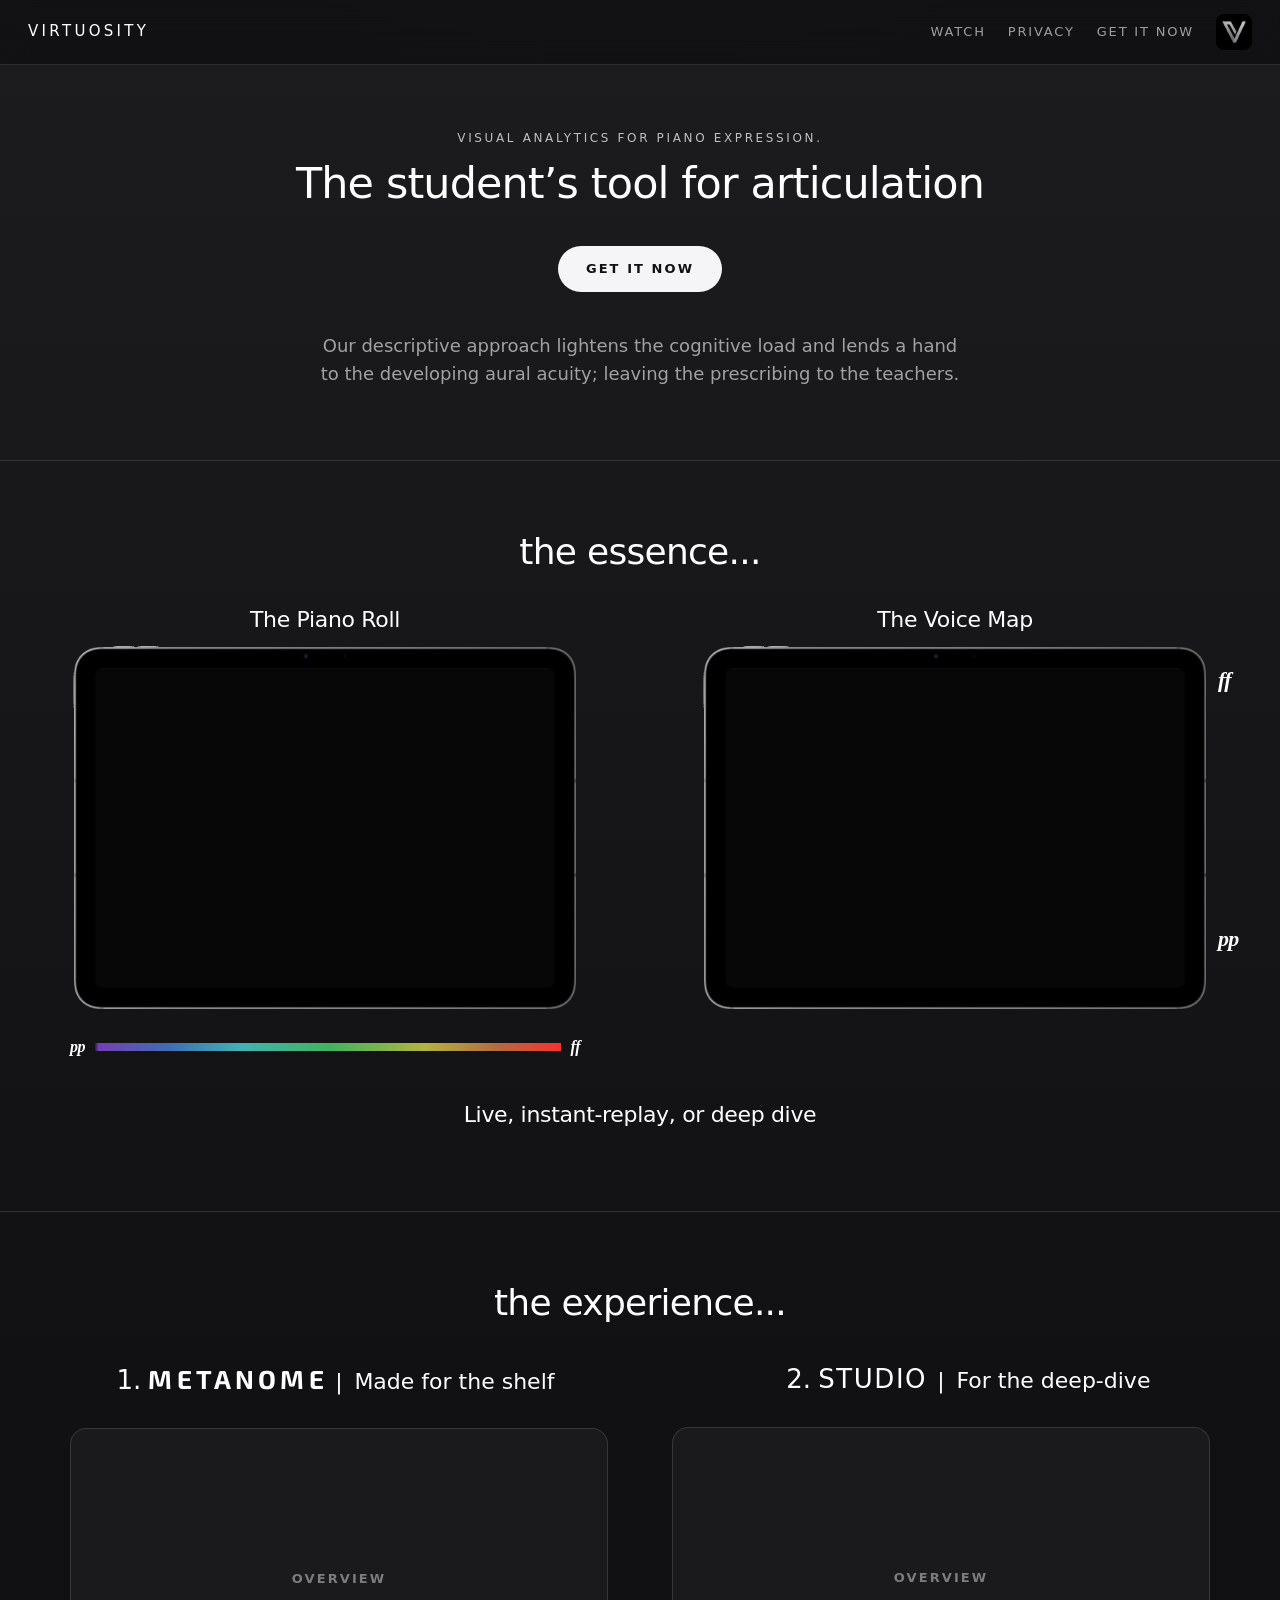
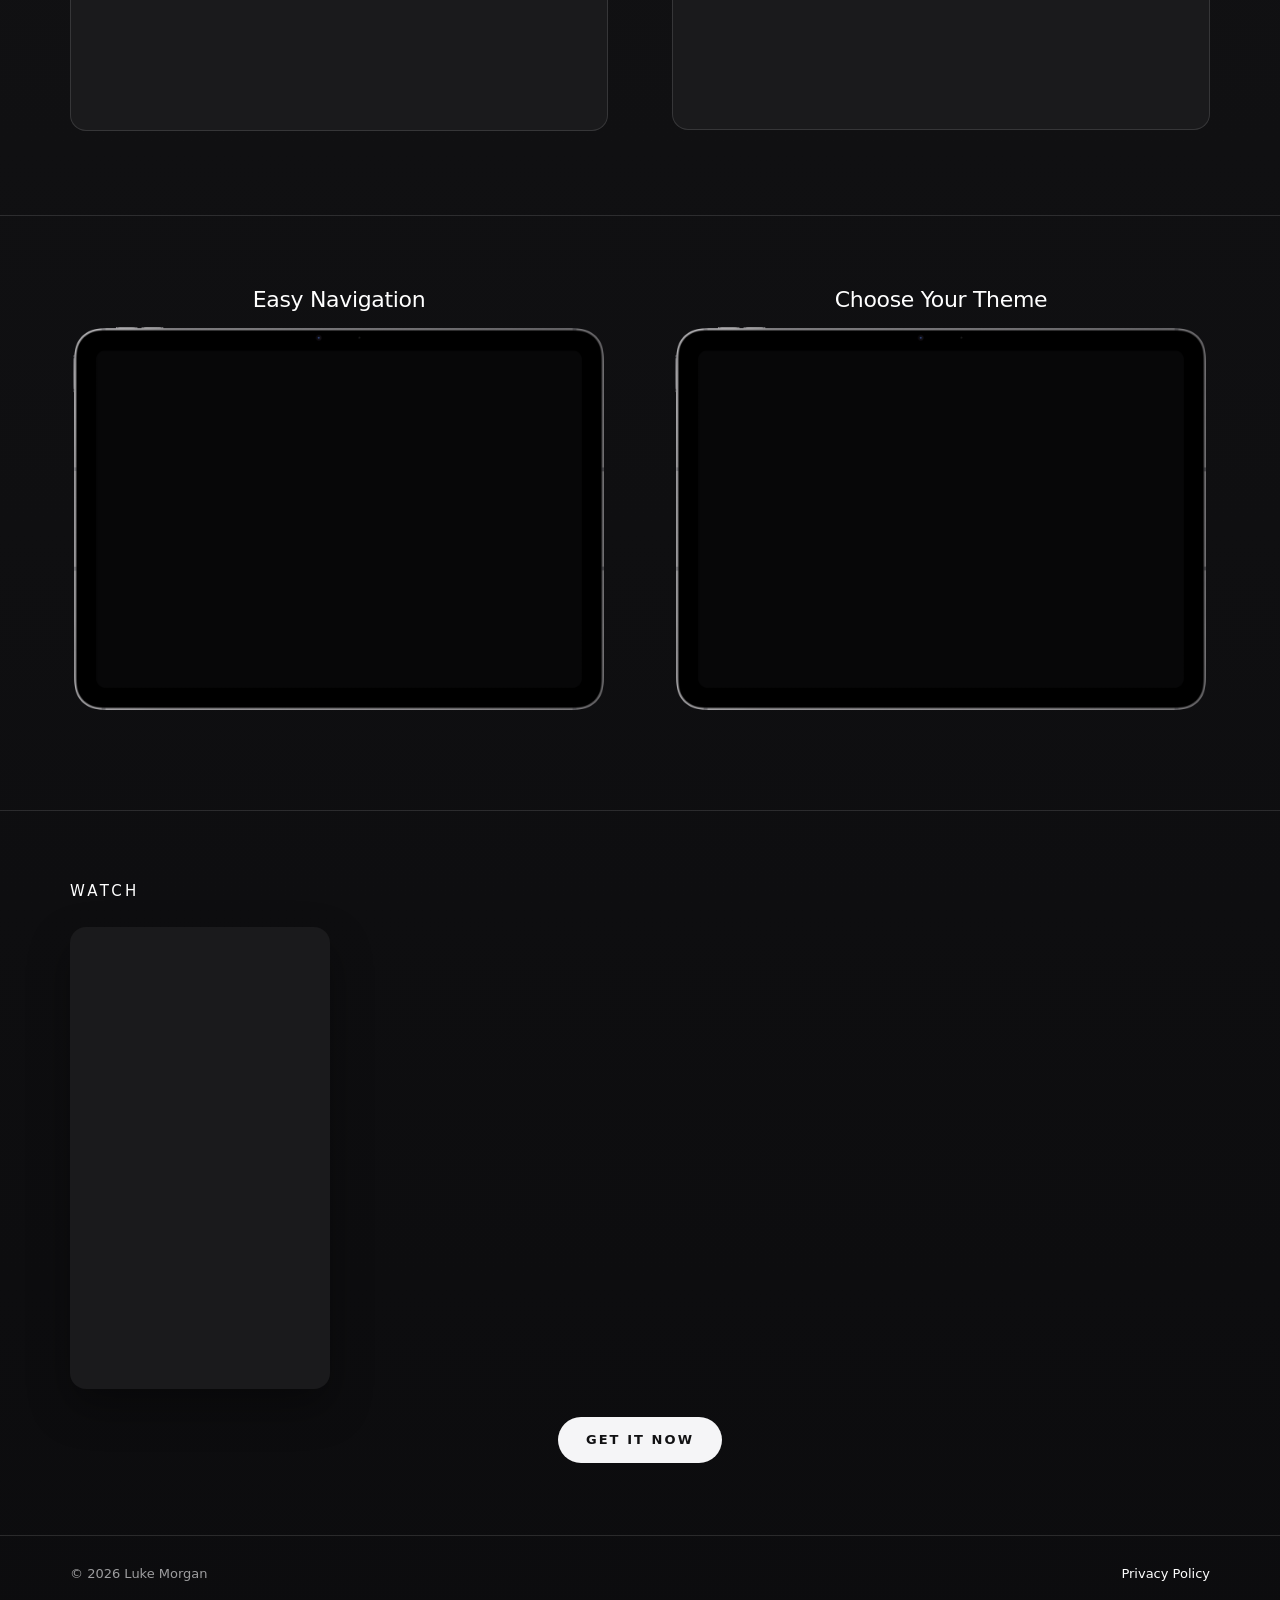
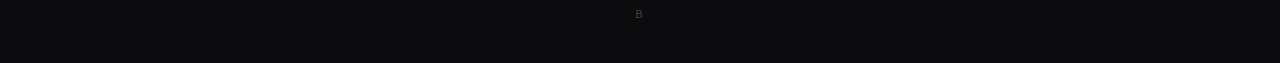
<file: index.html>
<!DOCTYPE html>
<html lang="en">
<head>
  <meta charset="UTF-8" />
  <meta name="viewport" content="width=device-width, initial-scale=1" />
  <title>Virtuosity — The Tool for Piano Dynamics</title>
  <meta name="description" content="Virtuosity is an iPad MIDI piano-roll practice tool for classical pianists. Watch phrasing, dynamics, and time as you play." />
  <meta property="og:site_name" content="Virtuosity" />
  <meta property="og:title" content="The Tool for Piano Dynamics" />
  <meta property="og:description" content="The Tool for Piano Dynamics" />
  <meta property="og:type" content="website" />
  <meta property="og:url" content="https://virtuositypiano.com/" />
  <meta name="twitter:card" content="summary" />
  <meta name="twitter:title" content="The Tool for Piano Dynamics" />
  <meta name="twitter:description" content="The Tool for Piano Dynamics" />
  <link rel="icon" href="assets/icon-192.png?v=3" />
  <link rel="stylesheet" href="styles.css?v=68" />
</head>
<body>
  <header class="nav">
    <a class="brand" href="#top">Virtuosity</a>
    <nav>
      <a href="#videos">Watch</a>
      <a href="privacy.html">Privacy</a>
      <a href="coming-soon.html">Get it now</a>
    </nav>
    <a class="brand-icon" href="#top" aria-label="Virtuosity">
      <img src="assets/icon-192.png?v=3" alt="" />
    </a>
  </header>

  <main id="top">
    <section class="hero">
      <div class="wrap">
        <div class="hero-copy">
          <p class="eyebrow">Visual analytics for piano expression.</p>
          <h1>
            <span class="sr">The student’s tool for dynamics, articulation, phrasing, voicing, and expression.</span>
            <span class="headline-visual" aria-hidden="true"><span class="headline-lead">The student’s tool for </span><span class="word-slot"><span class="word is-on">dynamics</span><span class="word">articulation</span><span class="word">phrasing</span><span class="word">voicing</span><span class="word is-umbrella">expression</span></span></span>
          </h1>
          <a class="hero-get" href="coming-soon.html">Get it now</a>
        </div>
        <div class="hero-copy hero-after">
          <p class="lede">Our descriptive approach lightens the cognitive load and lends a hand to the developing aural acuity; leaving the prescribing to the teachers.</p>
        </div>
      </div>
    </section>

    <section class="band" id="essence">
      <div class="wrap">
        <h2 class="modes-title">the essence...</h2>
        <div class="pair">
          <div class="essence-slot">
            <h3 class="essence-heading">The Piano Roll</h3>
            <figure class="ipad">
              <div class="ipad-screen" aria-hidden="true">
                <video autoplay muted loop playsinline preload="auto" disablepictureinpicture disableremoteplayback tabindex="-1">
                  <source src="assets/demo-metanome.mp4?v=3" type="video/mp4" />
                </video>
              </div>
              <img class="ipad-frame" src="assets/ipad-bezel.png" alt="iPad Air, piano roll" />
            </figure>
            <div class="velocity-legend" role="img" aria-label="Velocity colors, from pianissimo to fortissimo">
              <span class="velocity-mark">pp</span>
              <span class="velocity-bar" aria-hidden="true"></span>
              <span class="velocity-mark">ff</span>
            </div>
          </div>
          <div class="essence-slot">
            <h3 class="essence-heading">The Voice Map</h3>
            <div class="voice-frame">
              <div class="voice-scale" role="img" aria-label="Fortissimo at the top, pianissimo at the bottom">
                <span class="velocity-mark voice-ff" aria-hidden="true">ff</span>
                <span class="velocity-mark voice-pp" aria-hidden="true">pp</span>
              </div>
              <figure class="ipad">
                <div class="ipad-screen" aria-hidden="true">
                  <video autoplay muted loop playsinline preload="auto" disablepictureinpicture disableremoteplayback tabindex="-1">
                    <source src="assets/demo-metanome-voice.mp4?v=1" type="video/mp4" />
                  </video>
                </div>
                <img class="ipad-frame" src="assets/ipad-bezel.png" alt="iPad Air, voice map" />
              </figure>
            </div>
          </div>
        </div>
        <p class="essence-line">Live, instant-replay, or deep dive</p>
      </div>
    </section>

    <section class="band" id="experience">
      <div class="wrap">
        <h2 class="modes-title">the experience...</h2>
        <div class="pair">
          <article class="mode">
            <h3 class="mode-metanome">
              <span class="mode-name"><span class="mode-index">1.</span><span class="mode-word">Metanome</span></span>
              <span class="mode-follow">
                <span class="mode-pipe" aria-hidden="true">|</span>
                <span class="mode-aside">Made for the shelf</span>
              </span>
            </h3>
            <div class="overview-slot" role="img" aria-label="Placeholder for the Metanome overview video">
              <span aria-hidden="true">Overview</span>
            </div>
          </article>
          <article class="mode">
            <h3 class="mode-studio">
              <span class="mode-name"><span class="mode-index">2.</span><span class="mode-word">Studio</span></span>
              <span class="mode-follow">
                <span class="mode-pipe" aria-hidden="true">|</span>
                <span class="mode-aside">For the deep-dive</span>
              </span>
            </h3>
            <div class="overview-slot" role="img" aria-label="Placeholder for the Studio overview video">
              <span aria-hidden="true">Overview</span>
            </div>
          </article>
        </div>
      </div>
    </section>

    <section class="band" id="more">
      <div class="wrap">
        <article class="demo">
          <h2 class="demo-title">Easy Navigation</h2>
          <figure class="ipad">
            <div class="ipad-screen" aria-hidden="true">
              <video autoplay muted loop playsinline preload="auto" disablepictureinpicture disableremoteplayback tabindex="-1">
                <source src="assets/demo-navigation.mp4" type="video/mp4" />
              </video>
            </div>
            <img class="ipad-frame" src="assets/ipad-bezel.png" alt="iPad Air, Easy Navigation" />
          </figure>
        </article>
        <article class="demo">
          <h2 class="demo-title">Choose Your Theme</h2>
          <figure class="ipad">
            <div class="ipad-screen" aria-hidden="true">
              <video autoplay muted loop playsinline preload="auto" disablepictureinpicture disableremoteplayback tabindex="-1">
                <source src="assets/demo-theme.mp4" type="video/mp4" />
              </video>
            </div>
            <img class="ipad-frame" src="assets/ipad-bezel.png" alt="iPad Air, Choose Your Theme" />
          </figure>
        </article>
      </div>
    </section>

    <section class="band" id="videos">
      <div class="wrap">
        <h2 class="watch-title">WATCH</h2>
        <div class="other-videos">
          <div class="video-frame short">
            <iframe
              src="https://www.youtube.com/embed/ja5YCRqWqSk"
              title="Virtuosity for iPad — How To Connect External Cable"
              allow="accelerometer; autoplay; clipboard-write; encrypted-media; gyroscope; picture-in-picture; web-share"
              allowfullscreen
              loading="lazy"
            ></iframe>
          </div>
        </div>
      </div>
    </section>

    <div class="closing-get">
      <a class="hero-get" href="coming-soon.html">Get it now</a>
    </div>
  </main>

  <footer class="foot">
    <div class="wrap foot-row">
      <span>© <span id="y"></span> Luke Morgan</span>
      <a href="privacy.html">Privacy Policy</a>
    </div>
    <button type="button" class="ab-toggle" aria-pressed="false">B</button>
  </footer>
  <script src="app.js?v=15"></script>
  <script data-goatcounter="https://virtuositypiano.goatcounter.com/count"
          async src="//gc.zgo.at/count.js"></script>
</body>
</html>
</file>
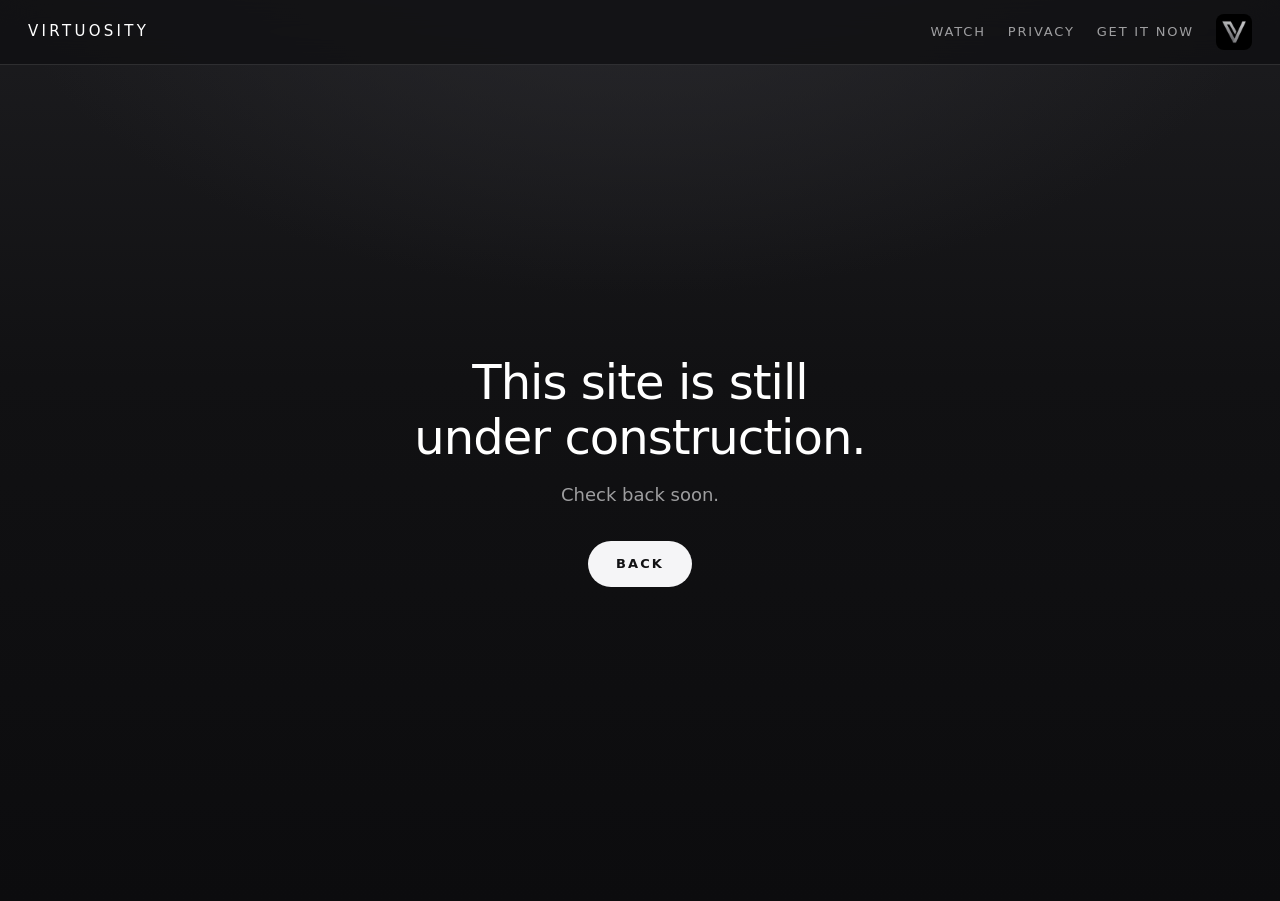
<file: coming-soon.html>
<!DOCTYPE html>
<html lang="en">
<head>
  <meta charset="UTF-8" />
  <meta name="viewport" content="width=device-width, initial-scale=1" />
  <title>Virtuosity — Coming Soon</title>
  <meta name="description" content="This site is still under construction. Check back soon." />
  <meta name="robots" content="noindex" />
  <link rel="icon" href="assets/icon-192.png?v=3" />
  <link rel="stylesheet" href="styles.css?v=45" />
</head>
<body>
  <header class="nav">
    <a class="brand" href="index.html">Virtuosity</a>
    <nav>
      <a href="index.html#videos">Watch</a>
      <a href="privacy.html">Privacy</a>
      <a href="coming-soon.html">Get it now</a>
    </nav>
    <a class="brand-icon" href="index.html" aria-label="Virtuosity">
      <img src="assets/icon-192.png?v=3" alt="" />
    </a>
  </header>

  <main>
    <section class="soon">
      <div class="wrap">
        <h1>This site is still under construction.</h1>
        <p>Check back soon.</p>
        <a class="hero-get" href="index.html">Back</a>
      </div>
    </section>
  </main>
</body>
</html>
</file>
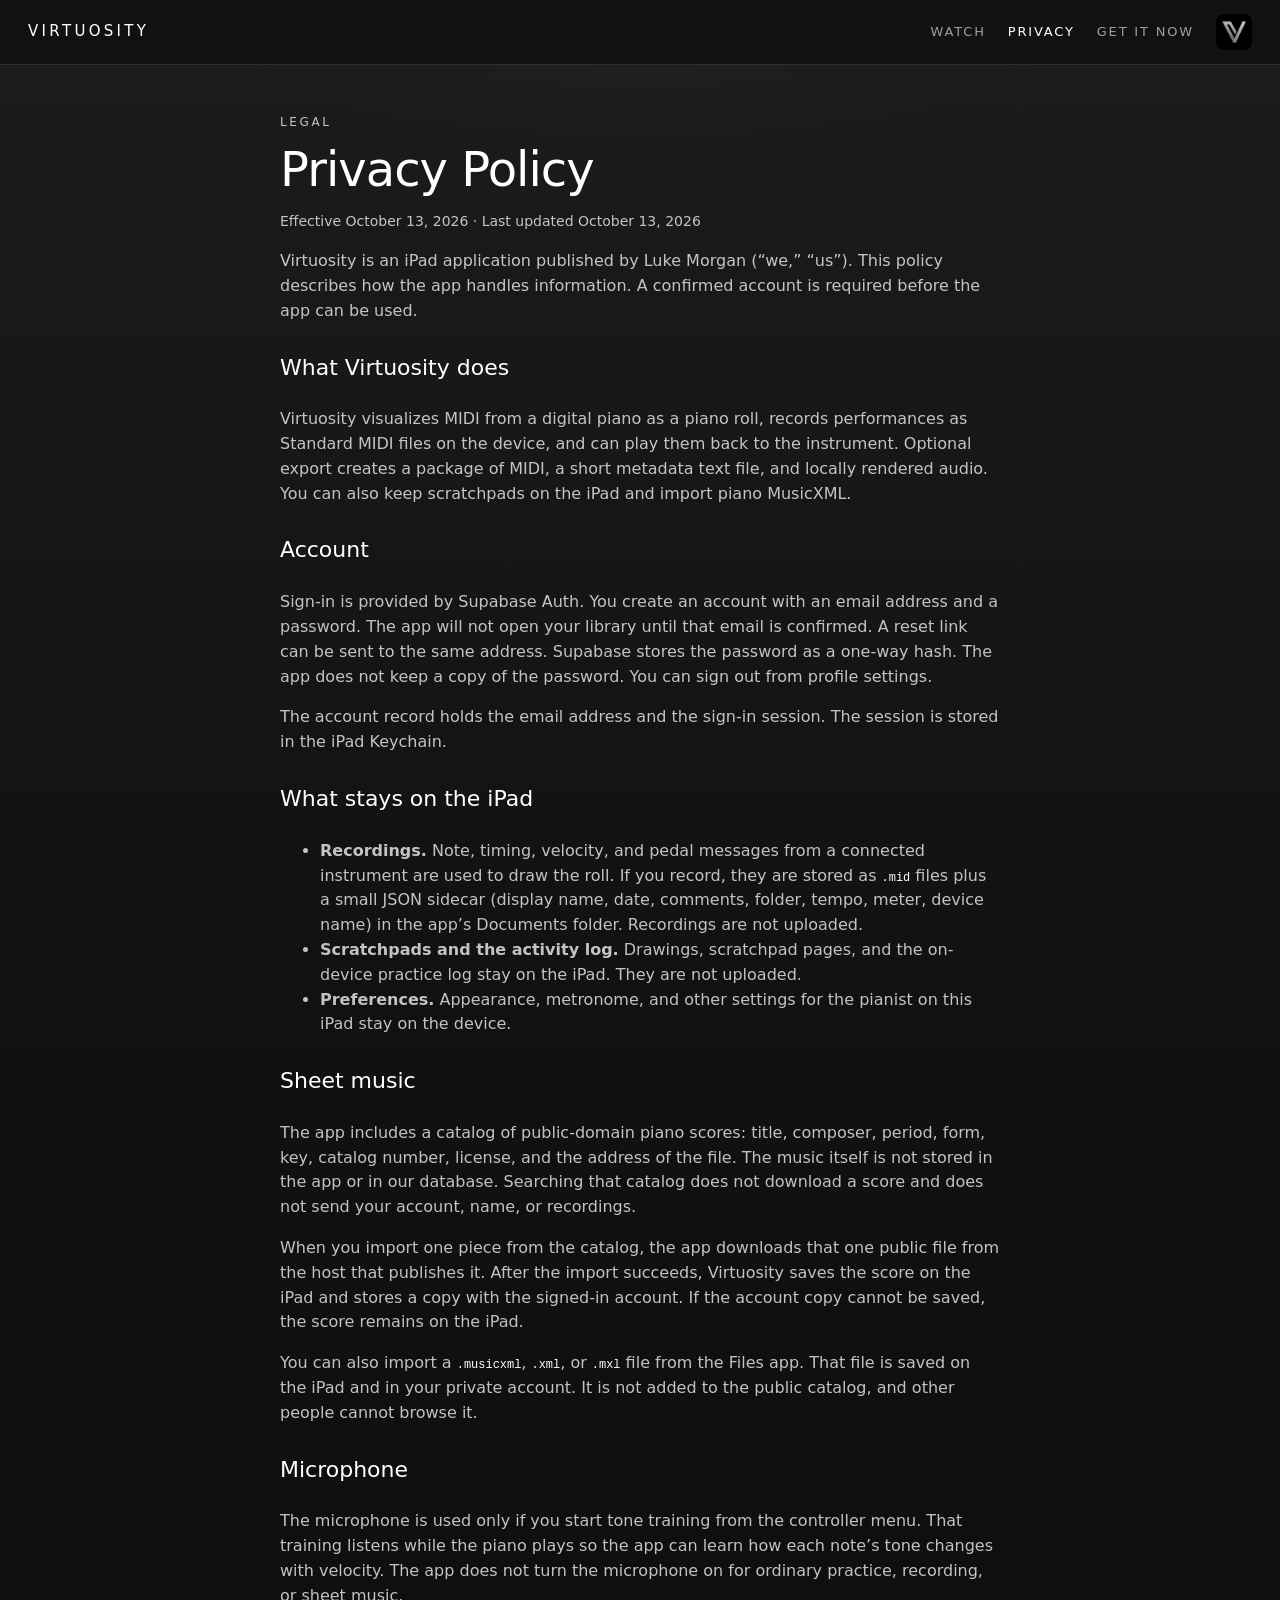
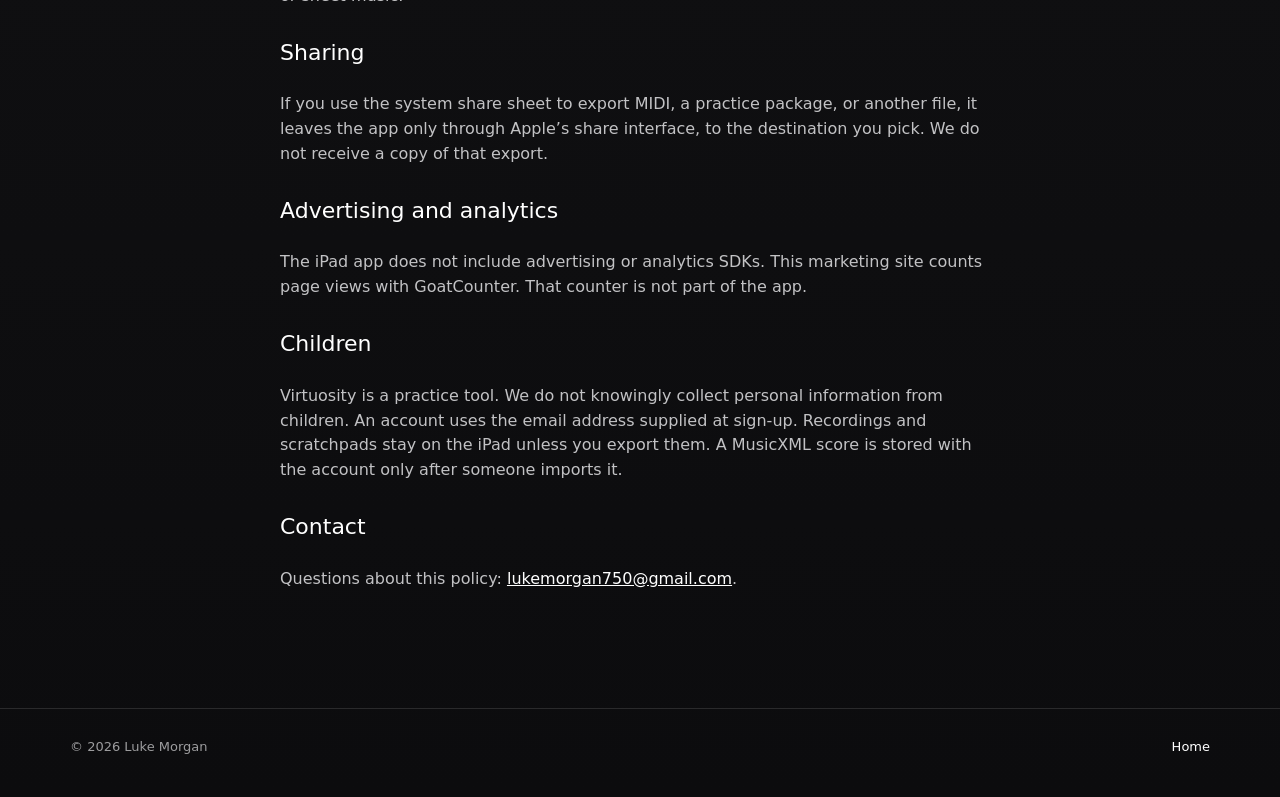
<file: privacy.html>
<!DOCTYPE html>
<html lang="en">
<head>
  <meta charset="UTF-8" />
  <meta name="viewport" content="width=device-width, initial-scale=1" />
  <title>Privacy Policy — Virtuosity</title>
  <meta name="description" content="Privacy policy for the Virtuosity iPad app." />
  <link rel="icon" href="assets/icon-192.png?v=3" />
  <link rel="stylesheet" href="styles.css?v=65" />
</head>
<body class="doc">
  <header class="nav">
    <a class="brand" href="index.html">Virtuosity</a>
    <nav>
      <a href="index.html#videos">Watch</a>
      <a href="privacy.html" aria-current="page">Privacy</a>
      <a href="coming-soon.html">Get it now</a>
    </nav>
    <a class="brand-icon" href="index.html" aria-label="Virtuosity">
      <img src="assets/icon-192.png?v=3" alt="" />
    </a>
  </header>

  <article class="legal wrap">
    <p class="eyebrow">Legal</p>
    <h1>Privacy Policy</h1>
    <p class="meta">Effective October 13, 2026 · Last updated October 13, 2026</p>
    <p>
      Virtuosity is an iPad application published by Luke Morgan (“we,” “us”).
      This policy describes how the app handles information. A confirmed account
      is required before the app can be used.
    </p>

    <h2>What Virtuosity does</h2>
    <p>
      Virtuosity visualizes MIDI from a digital piano as a piano roll, records
      performances as Standard MIDI files on the device, and can play them back
      to the instrument. Optional export creates a package of MIDI, a short
      metadata text file, and locally rendered audio. You can also keep
      scratchpads on the iPad and import piano MusicXML.
    </p>

    <h2>Account</h2>
    <p>
      Sign-in is provided by Supabase Auth. You create an account with an email
      address and a password. The app will not open your library until that
      email is confirmed. A reset link can be sent to the same address.
      Supabase stores the password as a one-way hash. The app does not keep a
      copy of the password. You can sign out from profile settings.
    </p>
    <p>
      The account record holds the email address and the sign-in session. The
      session is stored in the iPad Keychain.
    </p>

    <h2>What stays on the iPad</h2>
    <ul>
      <li><strong>Recordings.</strong> Note, timing, velocity, and pedal messages from a connected instrument are used to draw the roll. If you record, they are stored as <code>.mid</code> files plus a small JSON sidecar (display name, date, comments, folder, tempo, meter, device name) in the app’s Documents folder. Recordings are not uploaded.</li>
      <li><strong>Scratchpads and the activity log.</strong> Drawings, scratchpad pages, and the on-device practice log stay on the iPad. They are not uploaded.</li>
      <li><strong>Preferences.</strong> Appearance, metronome, and other settings for the pianist on this iPad stay on the device.</li>
    </ul>

    <h2>Sheet music</h2>
    <p>
      The app includes a catalog of public-domain piano scores: title, composer,
      period, form, key, catalog number, license, and the address of the file.
      The music itself is not stored in the app or in our database. Searching
      that catalog does not download a score and does not send your account,
      name, or recordings.
    </p>
    <p>
      When you import one piece from the catalog, the app downloads that one
      public file from the host that publishes it. After the import succeeds,
      Virtuosity saves the score on the iPad and stores a copy with the
      signed-in account. If the account copy cannot be saved, the score remains
      on the iPad.
    </p>
    <p>
      You can also import a <code>.musicxml</code>, <code>.xml</code>, or
      <code>.mxl</code> file from the Files app. That file is saved on the iPad
      and in your private account. It is not added to the public catalog, and
      other people cannot browse it.
    </p>

    <h2>Microphone</h2>
    <p>
      The microphone is used only if you start tone training from the controller
      menu. That training listens while the piano plays so the app can learn how
      each note’s tone changes with velocity. The app does not turn the
      microphone on for ordinary practice, recording, or sheet music.
    </p>

    <h2>Sharing</h2>
    <p>
      If you use the system share sheet to export MIDI, a practice package, or
      another file, it leaves the app only through Apple’s share interface, to
      the destination you pick. We do not receive a copy of that export.
    </p>

    <h2>Advertising and analytics</h2>
    <p>
      The iPad app does not include advertising or analytics SDKs. This marketing
      site counts page views with GoatCounter. That counter is not part of the app.
    </p>

    <h2>Children</h2>
    <p>
      Virtuosity is a practice tool. We do not knowingly collect personal
      information from children. An account uses the email address supplied at
      sign-up. Recordings and scratchpads stay on the iPad unless you export
      them. A MusicXML score is stored with the account only after someone
      imports it.
    </p>

    <h2>Contact</h2>
    <p>
      Questions about this policy: <a href="mailto:lukemorgan750@gmail.com">lukemorgan750@gmail.com</a>.
    </p>
  </article>

  <footer class="foot">
    <div class="wrap foot-row">
      <span>© 2026 Luke Morgan</span>
      <a href="index.html">Home</a>
    </div>
  </footer>
</body>
</html>
</file>
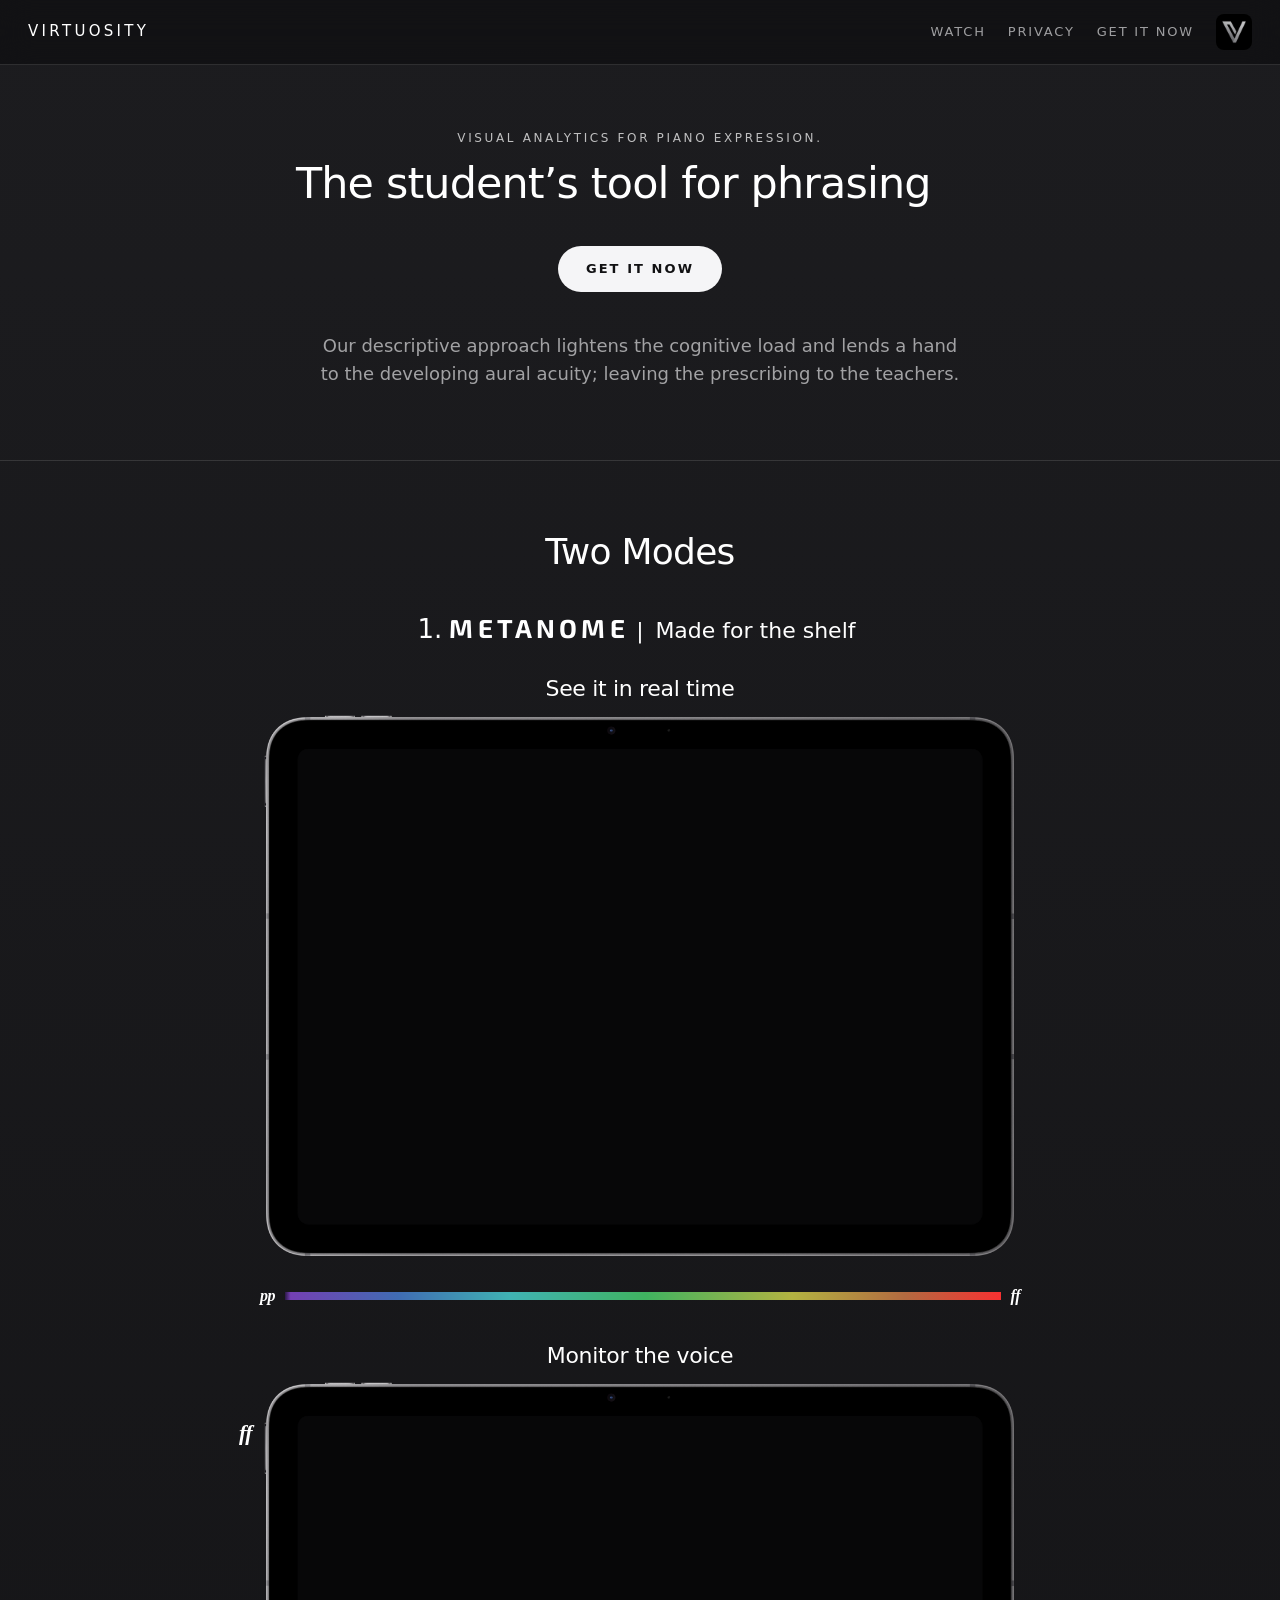
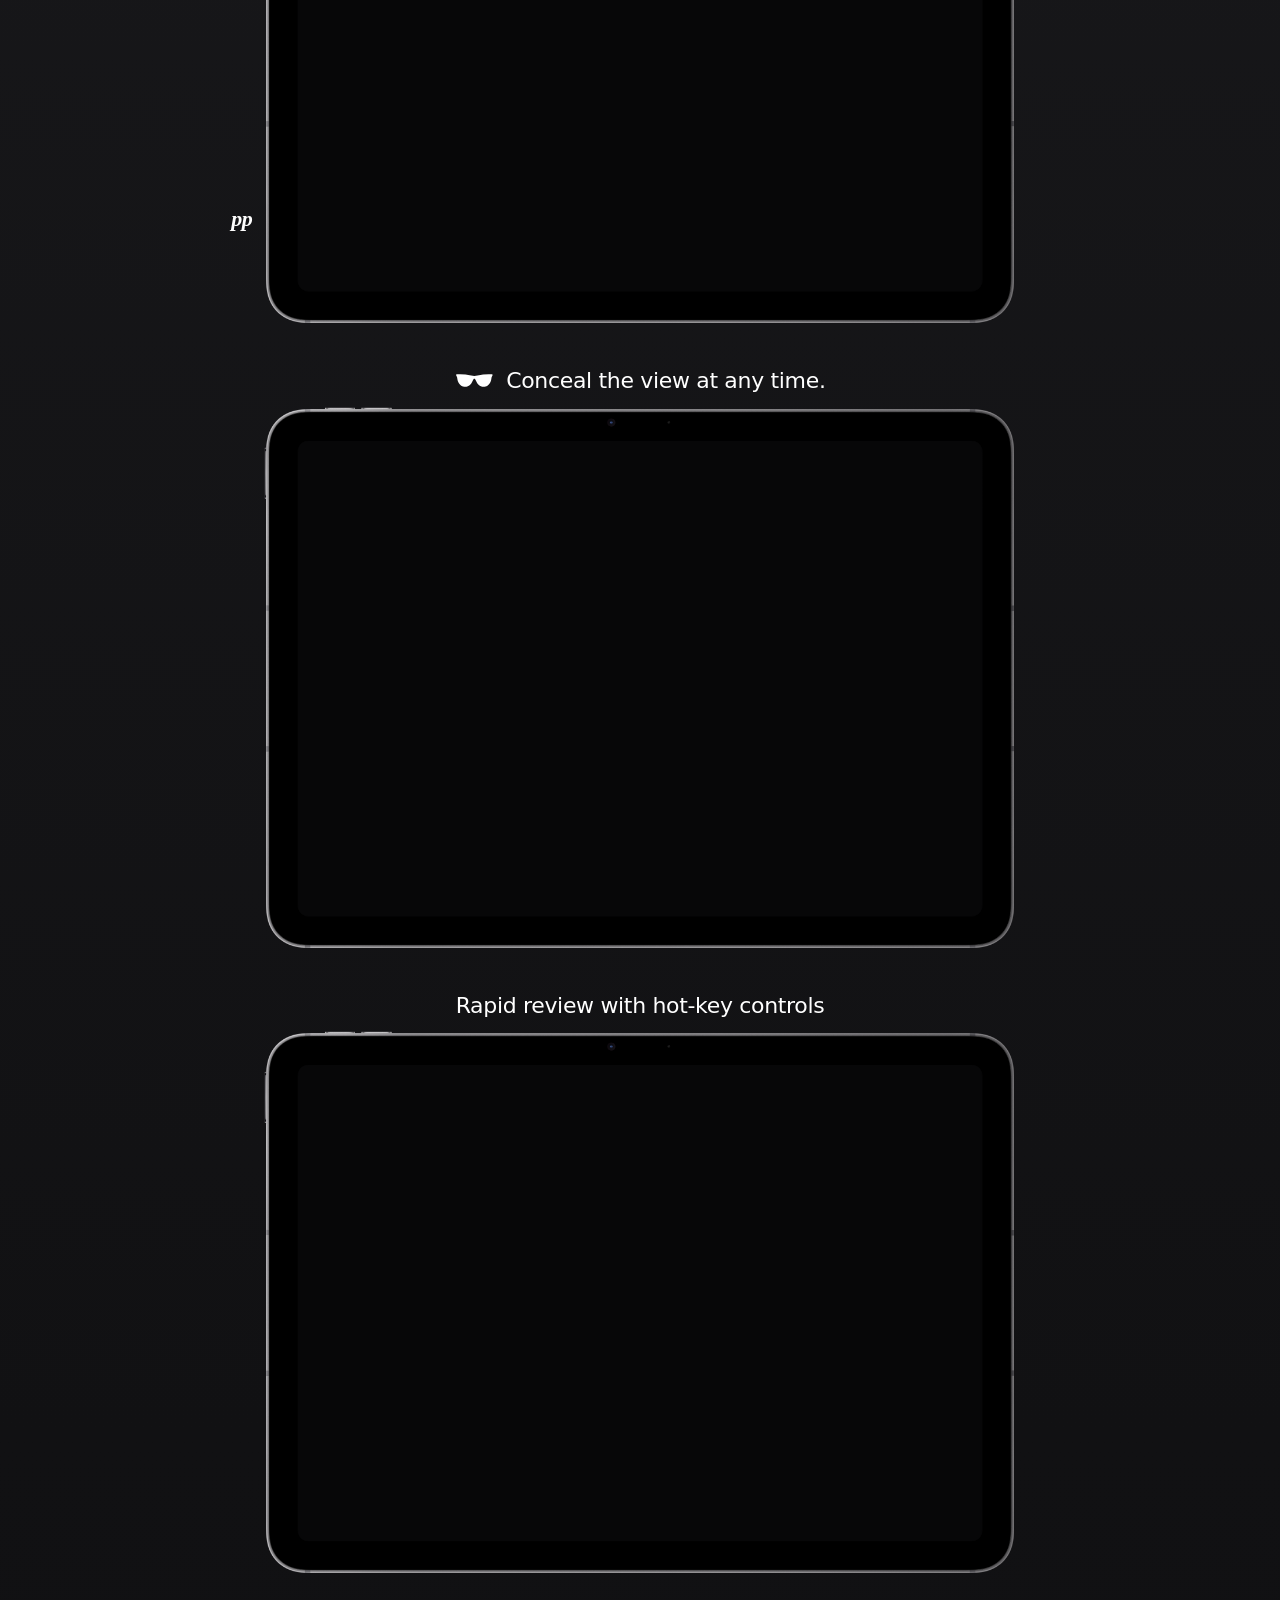
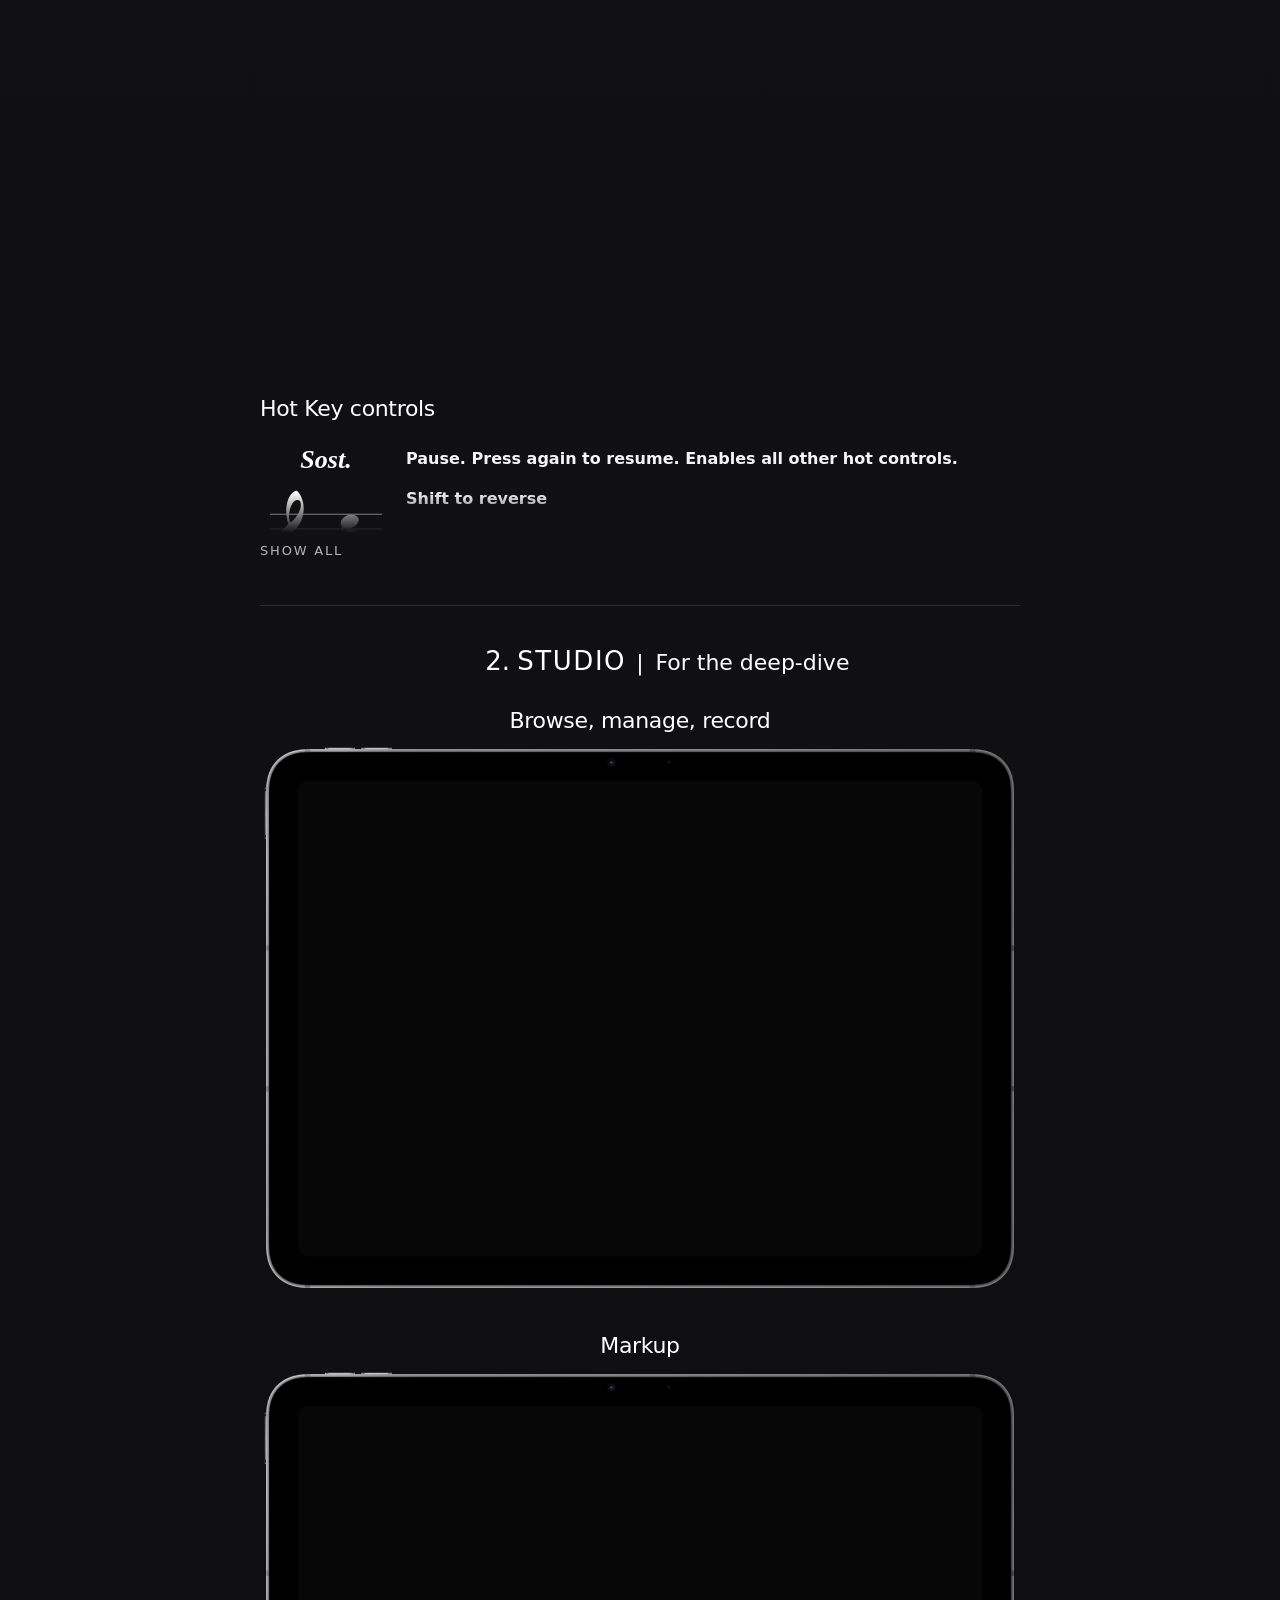
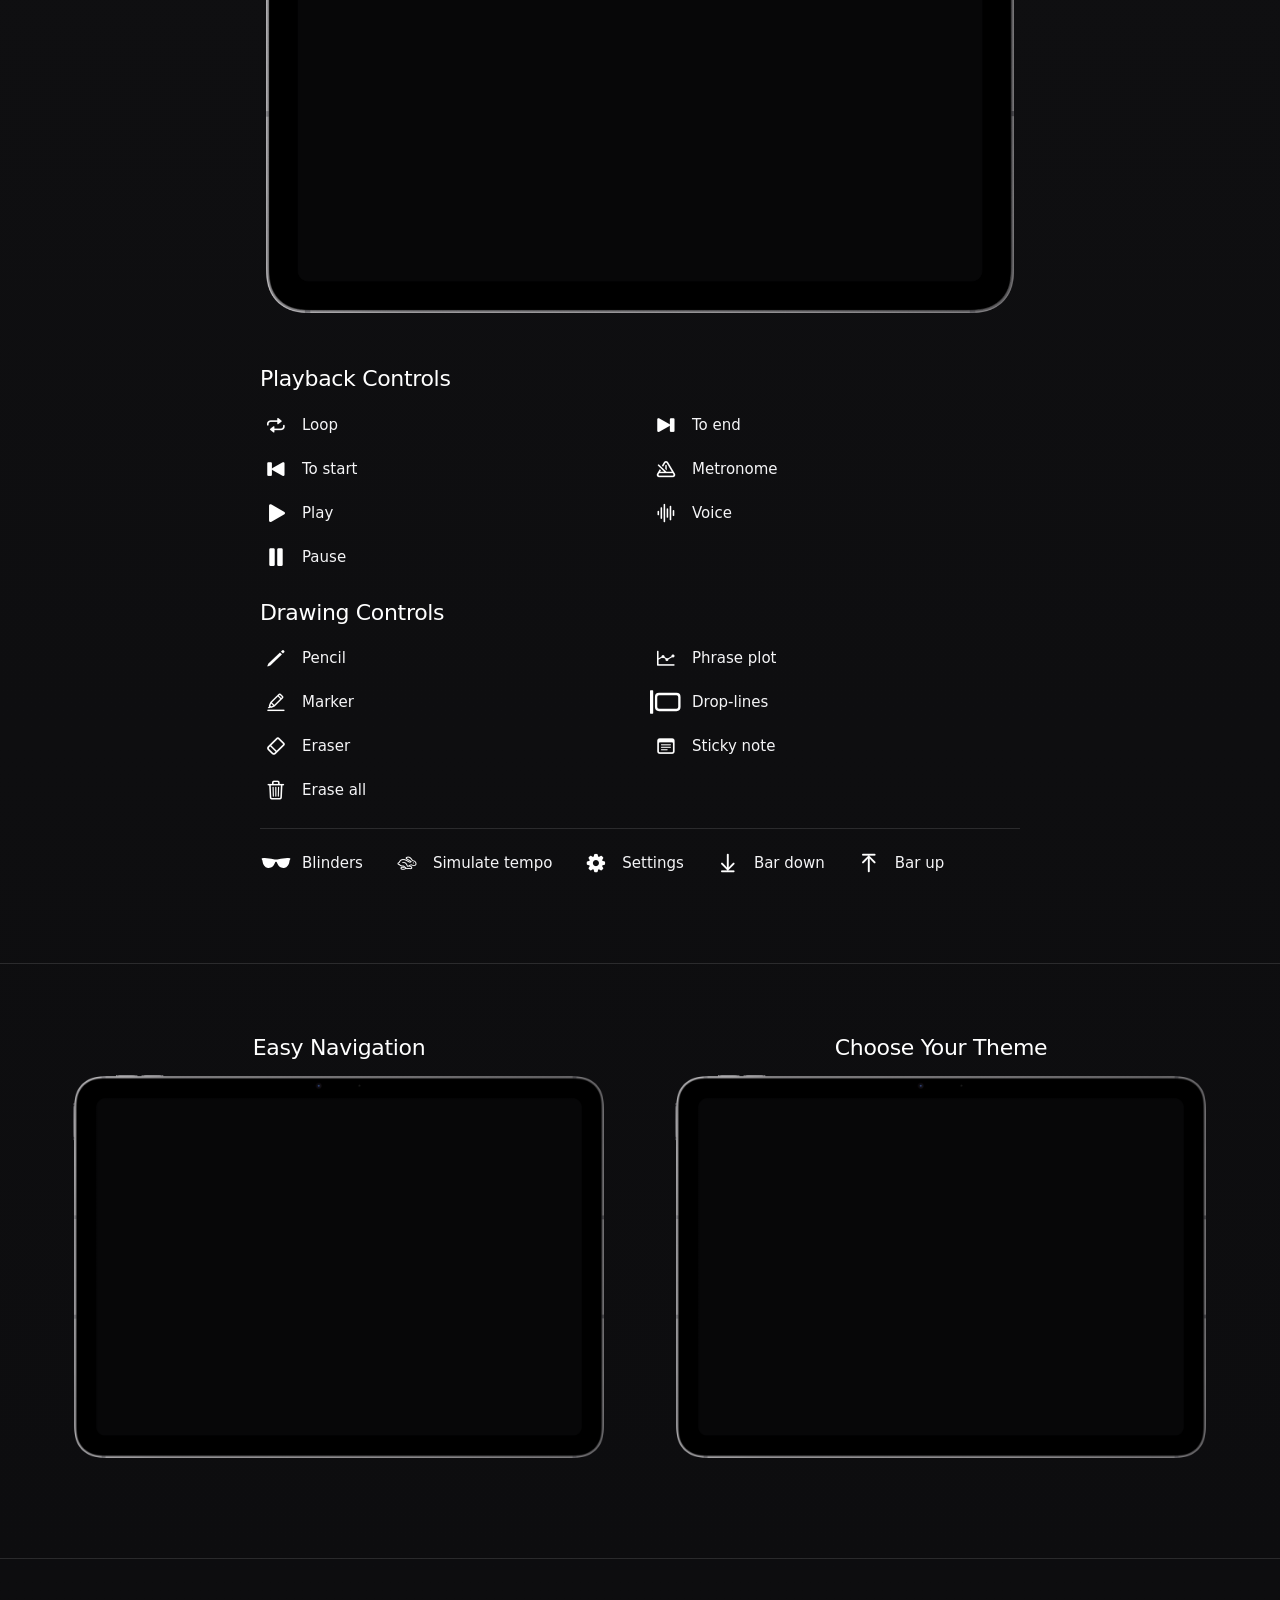
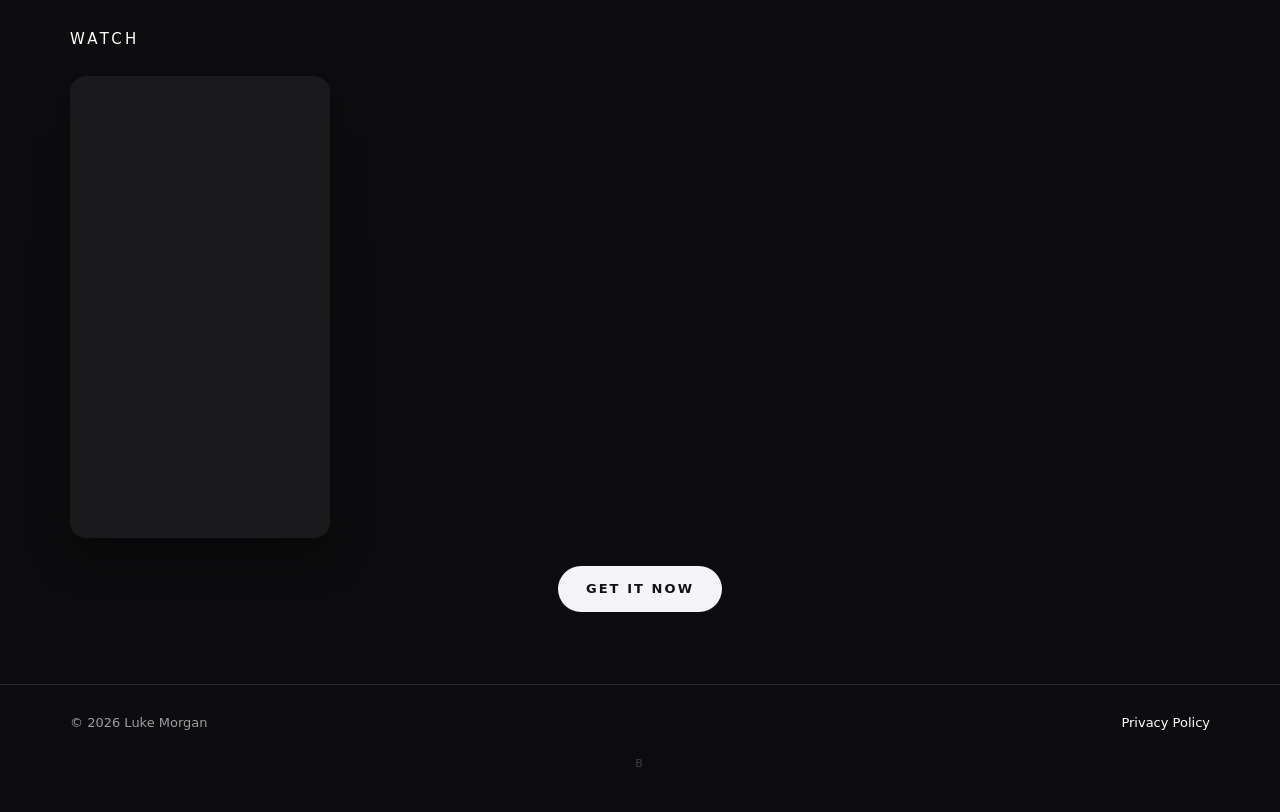
<file: archive/continuous-scroll.html>
<!DOCTYPE html>
<!-- Continuous scroll contender. The full previous home page, kept so this layout can be used again. Not linked from the site. -->
<html lang="en">
<head>
  <meta charset="UTF-8" />
  <meta name="viewport" content="width=device-width, initial-scale=1" />
  <title>Virtuosity — The Tool for Piano Dynamics</title>
  <meta name="description" content="Virtuosity is an iPad MIDI piano-roll practice tool for classical pianists. Watch phrasing, dynamics, and time as you play." />
  <meta property="og:site_name" content="Virtuosity" />
  <meta property="og:title" content="The Tool for Piano Dynamics" />
  <meta property="og:description" content="The Tool for Piano Dynamics" />
  <meta property="og:type" content="website" />
  <meta property="og:url" content="https://virtuositypiano.com/" />
  <meta name="twitter:card" content="summary" />
  <meta name="twitter:title" content="The Tool for Piano Dynamics" />
  <meta name="twitter:description" content="The Tool for Piano Dynamics" />
  <link rel="icon" href="../assets/icon-192.png?v=3" />
  <link rel="stylesheet" href="../styles.css?v=66" />
</head>
<body>
  <header class="nav">
    <a class="brand" href="#top">Virtuosity</a>
    <nav>
      <a href="#videos">Watch</a>
      <a href="../privacy.html">Privacy</a>
      <a href="../coming-soon.html">Get it now</a>
    </nav>
    <a class="brand-icon" href="#top" aria-label="Virtuosity">
      <img src="../assets/icon-192.png?v=3" alt="" />
    </a>
  </header>

  <main id="top">
    <section class="hero">
      <div class="wrap">
        <div class="hero-copy">
          <p class="eyebrow">Visual analytics for piano expression.</p>
          <h1>
            <span class="sr">The student’s tool for dynamics, articulation, phrasing, voicing, and expression.</span>
            <span class="headline-visual" aria-hidden="true"><span class="headline-lead">The student’s tool for </span><span class="word-slot"><span class="word is-on">dynamics</span><span class="word">articulation</span><span class="word">phrasing</span><span class="word">voicing</span><span class="word is-umbrella">expression</span></span></span>
          </h1>
          <a class="hero-get" href="../coming-soon.html">Get it now</a>
        </div>
        <div class="hero-copy hero-after">
          <p class="lede">Our descriptive approach lightens the cognitive load and lends a hand to the developing aural acuity; leaving the prescribing to the teachers.</p>
        </div>
      </div>
    </section>

    <section class="band" id="modes">
      <div class="wrap">
        <h2 class="modes-title">Two Modes</h2>
        <div class="modes">
          <article class="mode">
            <h3 class="mode-metanome">
              <span class="mode-name"><span class="mode-index">1.</span><span class="mode-word">Metanome</span></span>
              <span class="mode-follow">
                <span class="mode-pipe" aria-hidden="true">|</span>
                <span class="mode-aside">Made for the shelf</span>
              </span>
            </h3>
            <div class="mode-body">
            <p class="view-caption">See it in real time</p>
            <figure class="ipad">
              <div class="ipad-screen" aria-hidden="true">
                <video autoplay muted loop playsinline preload="auto" disablepictureinpicture disableremoteplayback tabindex="-1">
                  <source src="../assets/demo-metanome.mp4?v=3" type="video/mp4" />
                </video>
              </div>
              <img class="ipad-frame" src="../assets/ipad-bezel.png" alt="iPad Air, Metanome" />
            </figure>
            <div class="velocity-legend" role="img" aria-label="Velocity colors, from pianissimo to fortissimo">
              <span class="velocity-mark">pp</span>
              <span class="velocity-bar" aria-hidden="true"></span>
              <span class="velocity-mark">ff</span>
            </div>
            <p class="view-caption">Monitor the voice</p>
            <div class="voice-frame">
              <div class="voice-scale" role="img" aria-label="Fortissimo at the top, pianissimo at the bottom">
                <span class="velocity-mark voice-ff" aria-hidden="true">ff</span>
                <span class="velocity-mark voice-pp" aria-hidden="true">pp</span>
              </div>
              <figure class="ipad">
                <div class="ipad-screen" aria-hidden="true">
                  <video autoplay muted loop playsinline preload="auto" disablepictureinpicture disableremoteplayback tabindex="-1">
                    <source src="../assets/demo-metanome-voice.mp4?v=1" type="video/mp4" />
                  </video>
                </div>
                <img class="ipad-frame" src="../assets/ipad-bezel.png" alt="iPad Air, Metanome voice" />
              </figure>
            </div>
            <h2 class="demo-title conceal-title">
              <svg class="conceal-glasses" viewBox="0 0 290 120" aria-hidden="true">
                <path d="M122.55,25.59 Q145.00,30.89 167.45,25.59 Q189.89,20.29 207.58,18.09 Q225.27,15.89 247.28,15.44 Q269.29,15.00 271.88,16.76 Q274.46,18.53 274.89,21.17 Q275.33,23.82 271.44,30.88 Q267.55,37.94 266.26,47.65 Q264.97,57.35 261.52,67.50 Q258.07,77.65 251.17,86.03 Q244.27,94.42 238.22,97.94 Q232.17,101.47 225.27,103.24 Q218.37,105.00 210.16,105.00 Q201.96,105.00 191.17,101.03 Q180.38,97.06 173.04,89.56 Q165.71,82.06 158.37,66.17 Q151.03,50.29 148.02,48.53 Q145.00,46.76 141.98,48.53 Q138.97,50.29 131.63,66.17 Q124.29,82.06 116.96,89.56 Q109.62,97.06 98.83,101.03 Q88.04,105.00 79.84,105.00 Q71.63,105.00 64.73,103.24 Q57.83,101.47 51.78,97.94 Q45.73,94.42 38.83,86.03 Q31.93,77.65 28.48,67.50 Q25.03,57.35 23.74,47.65 Q22.45,37.94 18.56,30.88 Q14.67,23.82 15.11,21.17 Q15.54,18.53 18.12,16.76 Q20.71,15.00 42.72,15.44 Q64.73,15.89 82.42,18.09 Q100.11,20.29 122.55,25.59 Z" />
              </svg>
              <span>Conceal the view at any time.</span>
            </h2>
            <figure class="ipad">
              <div class="ipad-screen" aria-hidden="true">
                <video autoplay muted loop playsinline preload="auto" disablepictureinpicture disableremoteplayback tabindex="-1">
                  <source src="../assets/demo-blinders.mp4" type="video/mp4" />
                </video>
              </div>
              <img class="ipad-frame" src="../assets/ipad-bezel.png" alt="iPad Air, concealing the view" />
            </figure>
            <p class="view-caption">Rapid review with hot-key controls</p>
            <div class="ipad-stage">
              <figure class="ipad ipad-turn">
                <div class="ipad-screen" aria-hidden="true">
                  <video autoplay muted loop playsinline preload="auto" disablepictureinpicture disableremoteplayback tabindex="-1">
                    <source src="../assets/demo-metanome-2.mp4?v=1" type="video/mp4" />
                  </video>
                </div>
                <img class="ipad-frame" src="../assets/ipad-bezel.png" alt="iPad Air, Metanome review" />
              </figure>
            </div>
<div class="keys-hot" id="keys">
              <h2 class="keys-title">Hot Key controls</h2>
              <ul class="hotkeys" id="hotkey-list">
            <li><span class="hotkey-mark"><span class="hotkey-word">Sost.</span></span><span class="hotkey-fn">Pause. Press again to resume. Enables all other hot controls.</span></li>
            <li><span class="hotkey-mark"><span class="hotkey-score"><svg class="hotkey-staff" viewBox="0 -3 106.51 122.00" aria-hidden="true"><path d="M0.00,77.00 H106.51 M0.00,63.00 H106.51 M0.00,49.00 H106.51 M0.00,35.00 H106.51 M0.00,21.00 H106.51" fill="none" stroke="currentColor" stroke-width="1.05"/><defs><mask id="treble-thin-1" maskUnits="userSpaceOnUse"><rect x="-20" y="-20" width="160" height="180" fill="white"/><path transform="translate(0,-1.45) scale(40.50,103.60)" d="M0.56864,0.55165 C0.52613,0.55583 0.48780,0.56517 0.45226,0.57944 C0.41672,0.59395 0.39930,0.60994 0.39930,0.62715 C0.39930,0.63797 0.40976,0.65027 0.42997,0.66331 C0.45017,0.67659 0.48084,0.68618 0.52056,0.69233 C0.53380,0.69331 0.54007,0.69577 0.54007,0.69921 C0.54007,0.70044 0.53519,0.70167 0.52334,0.70266 C0.45993,0.69700 0.40767,0.68495 0.36725,0.66699 C0.32683,0.64879 0.30592,0.62814 0.30453,0.60453 C0.30662,0.57919 0.32822,0.55558 0.36934,0.53394 C0.41115,0.51205 0.46481,0.49656 0.53031,0.48746 L0.48223,0.40015 C0.37491,0.43163 0.28780,0.46434 0.22021,0.49877 C0.15261,0.53296 0.11777,0.57009 0.11498,0.61018 C0.11638,0.62814 0.12683,0.64560 0.14634,0.66232 C0.16585,0.67929 0.19512,0.69454 0.23415,0.70856 C0.31289,0.73635 0.41533,0.75086 0.54007,0.75234 C0.58258,0.75135 0.62787,0.74865 0.67666,0.74422 L0.56864,0.55165 Z M0.61882,0.54919 L0.72753,0.73832 C0.83484,0.72307 0.88850,0.68987 0.88850,0.63920 C0.88223,0.62223 0.86829,0.60698 0.84460,0.59346 C0.82160,0.57969 0.79094,0.56886 0.75192,0.56099 C0.71289,0.55312 0.66899,0.54919 0.61882,0.54919 Z M0.47596,0.29341 C0.49895,0.28849 0.52544,0.27988 0.55401,0.26783 C0.58258,0.25603 0.61045,0.24201 0.63693,0.22627 C0.66411,0.21028 0.68571,0.19405 0.70174,0.17757 C0.71777,0.16134 0.72544,0.14584 0.72544,0.13158 C0.72544,0.12543 0.72404,0.11928 0.72056,0.11387 C0.71777,0.10502 0.71010,0.09813 0.69686,0.09346 C0.68362,0.08903 0.66690,0.08657 0.64599,0.08657 C0.60418,0.08657 0.56655,0.09567 0.53310,0.11387 C0.50732,0.12961 0.48571,0.14830 0.47038,0.16945 C0.45436,0.19085 0.44530,0.21200 0.44390,0.23340 C0.44739,0.25775 0.45854,0.27767 0.47596,0.29341 Z M0.43206,0.30767 C0.40070,0.26783 0.38328,0.22725 0.37979,0.18593 C0.38049,0.15937 0.38815,0.13453 0.40279,0.11141 C0.41672,0.08829 0.43693,0.06837 0.46341,0.05116 C0.48920,0.03394 0.51916,0.02091 0.55261,0.01205 C0.58258,0.00418 0.60418,0.00000 0.61603,0.00000 C0.62509,0.00000 0.63275,0.00123 0.63972,0.00344 C0.64669,0.00566 0.65575,0.00935 0.66690,0.01426 C0.74983,0.05583 0.79164,0.10600 0.79164,0.16454 C0.79164,0.19233 0.78118,0.21938 0.76028,0.24643 C0.74007,0.27324 0.71010,0.29882 0.67038,0.32268 C0.62997,0.34678 0.58258,0.36768 0.52753,0.38564 L0.58397,0.48254 C0.61463,0.48131 0.63554,0.48032 0.64739,0.48032 C0.70035,0.48032 0.74774,0.48426 0.79164,0.49213 C0.83554,0.50000 0.87317,0.51058 0.90383,0.52410 C0.93449,0.53738 0.95819,0.55263 0.97491,0.56985 C0.99094,0.58706 1.00000,0.60502 1.00000,0.62371 C1.00000,0.65273 0.97840,0.67929 0.93519,0.70315 C0.89199,0.72700 0.82718,0.74447 0.74007,0.75578 C0.74564,0.76783 0.75540,0.78529 0.77003,0.80767 C0.78397,0.83030 0.79443,0.84825 0.80139,0.86153 C0.80836,0.87482 0.81115,0.88760 0.81115,0.90015 C0.81115,0.91958 0.79791,0.93679 0.77143,0.95204 C0.74425,0.96729 0.70801,0.97909 0.66202,0.98746 C0.61672,0.99582 0.56655,1.00000 0.51220,1.00000 C0.43554,1.00000 0.36864,0.99238 0.31150,0.97737 C0.25436,0.96212 0.22369,0.94171 0.22091,0.91564 C0.22300,0.90408 0.23066,0.89326 0.24460,0.88293 C0.25854,0.87260 0.27735,0.86424 0.30174,0.85785 C0.32544,0.85121 0.35401,0.84776 0.38676,0.84702 C0.41394,0.84702 0.43972,0.84973 0.46411,0.85489 C0.48780,0.86030 0.50732,0.86744 0.52195,0.87654 C0.53589,0.88564 0.54355,0.89572 0.54355,0.90654 C0.54355,0.92105 0.52962,0.93335 0.50174,0.94343 C0.47387,0.95352 0.43833,0.95868 0.39582,0.95868 L0.37979,0.95868 C0.40697,0.97344 0.45157,0.98106 0.51359,0.98106 C0.54495,0.98106 0.57700,0.97860 0.60906,0.97418 C0.64181,0.96950 0.66899,0.96335 0.69199,0.95548 C0.71498,0.94761 0.73031,0.93925 0.73659,0.93040 C0.74843,0.92031 0.75401,0.90630 0.75401,0.88883 C0.75401,0.87703 0.75052,0.86522 0.74425,0.85342 C0.73798,0.84186 0.72822,0.82636 0.71498,0.80718 C0.70174,0.78824 0.69199,0.77349 0.68641,0.76340 C0.64460,0.76709 0.60139,0.76906 0.55610,0.76906 C0.48014,0.76906 0.40836,0.76365 0.34077,0.75258 C0.27317,0.74152 0.21394,0.72627 0.16237,0.70659 C0.11150,0.68692 0.07178,0.66478 0.04321,0.63970 C0.01533,0.61485 0.00070,0.58879 0.00000,0.56173 C0.00279,0.53665 0.01603,0.51254 0.04111,0.48992 C0.06620,0.46704 0.09826,0.44540 0.13798,0.42523 C0.17770,0.40507 0.21882,0.38662 0.26132,0.37014 C0.30453,0.35391 0.36098,0.33301 0.43206,0.30767 Z" fill="none" stroke="black" stroke-width="1.30" vector-effect="non-scaling-stroke"/></mask></defs><path transform="translate(0,-1.45) scale(40.50,103.60)" d="M0.56864,0.55165 C0.52613,0.55583 0.48780,0.56517 0.45226,0.57944 C0.41672,0.59395 0.39930,0.60994 0.39930,0.62715 C0.39930,0.63797 0.40976,0.65027 0.42997,0.66331 C0.45017,0.67659 0.48084,0.68618 0.52056,0.69233 C0.53380,0.69331 0.54007,0.69577 0.54007,0.69921 C0.54007,0.70044 0.53519,0.70167 0.52334,0.70266 C0.45993,0.69700 0.40767,0.68495 0.36725,0.66699 C0.32683,0.64879 0.30592,0.62814 0.30453,0.60453 C0.30662,0.57919 0.32822,0.55558 0.36934,0.53394 C0.41115,0.51205 0.46481,0.49656 0.53031,0.48746 L0.48223,0.40015 C0.37491,0.43163 0.28780,0.46434 0.22021,0.49877 C0.15261,0.53296 0.11777,0.57009 0.11498,0.61018 C0.11638,0.62814 0.12683,0.64560 0.14634,0.66232 C0.16585,0.67929 0.19512,0.69454 0.23415,0.70856 C0.31289,0.73635 0.41533,0.75086 0.54007,0.75234 C0.58258,0.75135 0.62787,0.74865 0.67666,0.74422 L0.56864,0.55165 Z M0.61882,0.54919 L0.72753,0.73832 C0.83484,0.72307 0.88850,0.68987 0.88850,0.63920 C0.88223,0.62223 0.86829,0.60698 0.84460,0.59346 C0.82160,0.57969 0.79094,0.56886 0.75192,0.56099 C0.71289,0.55312 0.66899,0.54919 0.61882,0.54919 Z M0.47596,0.29341 C0.49895,0.28849 0.52544,0.27988 0.55401,0.26783 C0.58258,0.25603 0.61045,0.24201 0.63693,0.22627 C0.66411,0.21028 0.68571,0.19405 0.70174,0.17757 C0.71777,0.16134 0.72544,0.14584 0.72544,0.13158 C0.72544,0.12543 0.72404,0.11928 0.72056,0.11387 C0.71777,0.10502 0.71010,0.09813 0.69686,0.09346 C0.68362,0.08903 0.66690,0.08657 0.64599,0.08657 C0.60418,0.08657 0.56655,0.09567 0.53310,0.11387 C0.50732,0.12961 0.48571,0.14830 0.47038,0.16945 C0.45436,0.19085 0.44530,0.21200 0.44390,0.23340 C0.44739,0.25775 0.45854,0.27767 0.47596,0.29341 Z M0.43206,0.30767 C0.40070,0.26783 0.38328,0.22725 0.37979,0.18593 C0.38049,0.15937 0.38815,0.13453 0.40279,0.11141 C0.41672,0.08829 0.43693,0.06837 0.46341,0.05116 C0.48920,0.03394 0.51916,0.02091 0.55261,0.01205 C0.58258,0.00418 0.60418,0.00000 0.61603,0.00000 C0.62509,0.00000 0.63275,0.00123 0.63972,0.00344 C0.64669,0.00566 0.65575,0.00935 0.66690,0.01426 C0.74983,0.05583 0.79164,0.10600 0.79164,0.16454 C0.79164,0.19233 0.78118,0.21938 0.76028,0.24643 C0.74007,0.27324 0.71010,0.29882 0.67038,0.32268 C0.62997,0.34678 0.58258,0.36768 0.52753,0.38564 L0.58397,0.48254 C0.61463,0.48131 0.63554,0.48032 0.64739,0.48032 C0.70035,0.48032 0.74774,0.48426 0.79164,0.49213 C0.83554,0.50000 0.87317,0.51058 0.90383,0.52410 C0.93449,0.53738 0.95819,0.55263 0.97491,0.56985 C0.99094,0.58706 1.00000,0.60502 1.00000,0.62371 C1.00000,0.65273 0.97840,0.67929 0.93519,0.70315 C0.89199,0.72700 0.82718,0.74447 0.74007,0.75578 C0.74564,0.76783 0.75540,0.78529 0.77003,0.80767 C0.78397,0.83030 0.79443,0.84825 0.80139,0.86153 C0.80836,0.87482 0.81115,0.88760 0.81115,0.90015 C0.81115,0.91958 0.79791,0.93679 0.77143,0.95204 C0.74425,0.96729 0.70801,0.97909 0.66202,0.98746 C0.61672,0.99582 0.56655,1.00000 0.51220,1.00000 C0.43554,1.00000 0.36864,0.99238 0.31150,0.97737 C0.25436,0.96212 0.22369,0.94171 0.22091,0.91564 C0.22300,0.90408 0.23066,0.89326 0.24460,0.88293 C0.25854,0.87260 0.27735,0.86424 0.30174,0.85785 C0.32544,0.85121 0.35401,0.84776 0.38676,0.84702 C0.41394,0.84702 0.43972,0.84973 0.46411,0.85489 C0.48780,0.86030 0.50732,0.86744 0.52195,0.87654 C0.53589,0.88564 0.54355,0.89572 0.54355,0.90654 C0.54355,0.92105 0.52962,0.93335 0.50174,0.94343 C0.47387,0.95352 0.43833,0.95868 0.39582,0.95868 L0.37979,0.95868 C0.40697,0.97344 0.45157,0.98106 0.51359,0.98106 C0.54495,0.98106 0.57700,0.97860 0.60906,0.97418 C0.64181,0.96950 0.66899,0.96335 0.69199,0.95548 C0.71498,0.94761 0.73031,0.93925 0.73659,0.93040 C0.74843,0.92031 0.75401,0.90630 0.75401,0.88883 C0.75401,0.87703 0.75052,0.86522 0.74425,0.85342 C0.73798,0.84186 0.72822,0.82636 0.71498,0.80718 C0.70174,0.78824 0.69199,0.77349 0.68641,0.76340 C0.64460,0.76709 0.60139,0.76906 0.55610,0.76906 C0.48014,0.76906 0.40836,0.76365 0.34077,0.75258 C0.27317,0.74152 0.21394,0.72627 0.16237,0.70659 C0.11150,0.68692 0.07178,0.66478 0.04321,0.63970 C0.01533,0.61485 0.00070,0.58879 0.00000,0.56173 C0.00279,0.53665 0.01603,0.51254 0.04111,0.48992 C0.06620,0.46704 0.09826,0.44540 0.13798,0.42523 C0.17770,0.40507 0.21882,0.38662 0.26132,0.37014 C0.30453,0.35391 0.36098,0.33301 0.43206,0.30767 Z" fill="currentColor" mask="url(#treble-thin-1)"/><ellipse cx="75.71" cy="42.00" rx="8.96" ry="6.30" fill="currentColor" transform="rotate(-20 75.71 42.00)"/><ellipse cx="75.71" cy="28.00" rx="8.96" ry="6.30" fill="currentColor" transform="rotate(-20 75.71 28.00)"/><path d="M68.90,28.00 L68.90,91.00" fill="none" stroke="currentColor" stroke-width="1.25" stroke-linecap="butt"/></svg><span class="sr-only">C4 and E4.</span></span></span><span class="hotkey-fn">Shift to reverse</span></li>
            <li><span class="hotkey-mark"><span class="hotkey-score"><svg class="hotkey-staff" viewBox="0 -3 106.51 122.00" aria-hidden="true"><path d="M0.00,77.00 H106.51 M0.00,63.00 H106.51 M0.00,49.00 H106.51 M0.00,35.00 H106.51 M0.00,21.00 H106.51" fill="none" stroke="currentColor" stroke-width="1.05"/><defs><mask id="treble-thin-2" maskUnits="userSpaceOnUse"><rect x="-20" y="-20" width="160" height="180" fill="white"/><path transform="translate(0,-1.45) scale(40.50,103.60)" d="M0.56864,0.55165 C0.52613,0.55583 0.48780,0.56517 0.45226,0.57944 C0.41672,0.59395 0.39930,0.60994 0.39930,0.62715 C0.39930,0.63797 0.40976,0.65027 0.42997,0.66331 C0.45017,0.67659 0.48084,0.68618 0.52056,0.69233 C0.53380,0.69331 0.54007,0.69577 0.54007,0.69921 C0.54007,0.70044 0.53519,0.70167 0.52334,0.70266 C0.45993,0.69700 0.40767,0.68495 0.36725,0.66699 C0.32683,0.64879 0.30592,0.62814 0.30453,0.60453 C0.30662,0.57919 0.32822,0.55558 0.36934,0.53394 C0.41115,0.51205 0.46481,0.49656 0.53031,0.48746 L0.48223,0.40015 C0.37491,0.43163 0.28780,0.46434 0.22021,0.49877 C0.15261,0.53296 0.11777,0.57009 0.11498,0.61018 C0.11638,0.62814 0.12683,0.64560 0.14634,0.66232 C0.16585,0.67929 0.19512,0.69454 0.23415,0.70856 C0.31289,0.73635 0.41533,0.75086 0.54007,0.75234 C0.58258,0.75135 0.62787,0.74865 0.67666,0.74422 L0.56864,0.55165 Z M0.61882,0.54919 L0.72753,0.73832 C0.83484,0.72307 0.88850,0.68987 0.88850,0.63920 C0.88223,0.62223 0.86829,0.60698 0.84460,0.59346 C0.82160,0.57969 0.79094,0.56886 0.75192,0.56099 C0.71289,0.55312 0.66899,0.54919 0.61882,0.54919 Z M0.47596,0.29341 C0.49895,0.28849 0.52544,0.27988 0.55401,0.26783 C0.58258,0.25603 0.61045,0.24201 0.63693,0.22627 C0.66411,0.21028 0.68571,0.19405 0.70174,0.17757 C0.71777,0.16134 0.72544,0.14584 0.72544,0.13158 C0.72544,0.12543 0.72404,0.11928 0.72056,0.11387 C0.71777,0.10502 0.71010,0.09813 0.69686,0.09346 C0.68362,0.08903 0.66690,0.08657 0.64599,0.08657 C0.60418,0.08657 0.56655,0.09567 0.53310,0.11387 C0.50732,0.12961 0.48571,0.14830 0.47038,0.16945 C0.45436,0.19085 0.44530,0.21200 0.44390,0.23340 C0.44739,0.25775 0.45854,0.27767 0.47596,0.29341 Z M0.43206,0.30767 C0.40070,0.26783 0.38328,0.22725 0.37979,0.18593 C0.38049,0.15937 0.38815,0.13453 0.40279,0.11141 C0.41672,0.08829 0.43693,0.06837 0.46341,0.05116 C0.48920,0.03394 0.51916,0.02091 0.55261,0.01205 C0.58258,0.00418 0.60418,0.00000 0.61603,0.00000 C0.62509,0.00000 0.63275,0.00123 0.63972,0.00344 C0.64669,0.00566 0.65575,0.00935 0.66690,0.01426 C0.74983,0.05583 0.79164,0.10600 0.79164,0.16454 C0.79164,0.19233 0.78118,0.21938 0.76028,0.24643 C0.74007,0.27324 0.71010,0.29882 0.67038,0.32268 C0.62997,0.34678 0.58258,0.36768 0.52753,0.38564 L0.58397,0.48254 C0.61463,0.48131 0.63554,0.48032 0.64739,0.48032 C0.70035,0.48032 0.74774,0.48426 0.79164,0.49213 C0.83554,0.50000 0.87317,0.51058 0.90383,0.52410 C0.93449,0.53738 0.95819,0.55263 0.97491,0.56985 C0.99094,0.58706 1.00000,0.60502 1.00000,0.62371 C1.00000,0.65273 0.97840,0.67929 0.93519,0.70315 C0.89199,0.72700 0.82718,0.74447 0.74007,0.75578 C0.74564,0.76783 0.75540,0.78529 0.77003,0.80767 C0.78397,0.83030 0.79443,0.84825 0.80139,0.86153 C0.80836,0.87482 0.81115,0.88760 0.81115,0.90015 C0.81115,0.91958 0.79791,0.93679 0.77143,0.95204 C0.74425,0.96729 0.70801,0.97909 0.66202,0.98746 C0.61672,0.99582 0.56655,1.00000 0.51220,1.00000 C0.43554,1.00000 0.36864,0.99238 0.31150,0.97737 C0.25436,0.96212 0.22369,0.94171 0.22091,0.91564 C0.22300,0.90408 0.23066,0.89326 0.24460,0.88293 C0.25854,0.87260 0.27735,0.86424 0.30174,0.85785 C0.32544,0.85121 0.35401,0.84776 0.38676,0.84702 C0.41394,0.84702 0.43972,0.84973 0.46411,0.85489 C0.48780,0.86030 0.50732,0.86744 0.52195,0.87654 C0.53589,0.88564 0.54355,0.89572 0.54355,0.90654 C0.54355,0.92105 0.52962,0.93335 0.50174,0.94343 C0.47387,0.95352 0.43833,0.95868 0.39582,0.95868 L0.37979,0.95868 C0.40697,0.97344 0.45157,0.98106 0.51359,0.98106 C0.54495,0.98106 0.57700,0.97860 0.60906,0.97418 C0.64181,0.96950 0.66899,0.96335 0.69199,0.95548 C0.71498,0.94761 0.73031,0.93925 0.73659,0.93040 C0.74843,0.92031 0.75401,0.90630 0.75401,0.88883 C0.75401,0.87703 0.75052,0.86522 0.74425,0.85342 C0.73798,0.84186 0.72822,0.82636 0.71498,0.80718 C0.70174,0.78824 0.69199,0.77349 0.68641,0.76340 C0.64460,0.76709 0.60139,0.76906 0.55610,0.76906 C0.48014,0.76906 0.40836,0.76365 0.34077,0.75258 C0.27317,0.74152 0.21394,0.72627 0.16237,0.70659 C0.11150,0.68692 0.07178,0.66478 0.04321,0.63970 C0.01533,0.61485 0.00070,0.58879 0.00000,0.56173 C0.00279,0.53665 0.01603,0.51254 0.04111,0.48992 C0.06620,0.46704 0.09826,0.44540 0.13798,0.42523 C0.17770,0.40507 0.21882,0.38662 0.26132,0.37014 C0.30453,0.35391 0.36098,0.33301 0.43206,0.30767 Z" fill="none" stroke="black" stroke-width="1.30" vector-effect="non-scaling-stroke"/></mask></defs><path transform="translate(0,-1.45) scale(40.50,103.60)" d="M0.56864,0.55165 C0.52613,0.55583 0.48780,0.56517 0.45226,0.57944 C0.41672,0.59395 0.39930,0.60994 0.39930,0.62715 C0.39930,0.63797 0.40976,0.65027 0.42997,0.66331 C0.45017,0.67659 0.48084,0.68618 0.52056,0.69233 C0.53380,0.69331 0.54007,0.69577 0.54007,0.69921 C0.54007,0.70044 0.53519,0.70167 0.52334,0.70266 C0.45993,0.69700 0.40767,0.68495 0.36725,0.66699 C0.32683,0.64879 0.30592,0.62814 0.30453,0.60453 C0.30662,0.57919 0.32822,0.55558 0.36934,0.53394 C0.41115,0.51205 0.46481,0.49656 0.53031,0.48746 L0.48223,0.40015 C0.37491,0.43163 0.28780,0.46434 0.22021,0.49877 C0.15261,0.53296 0.11777,0.57009 0.11498,0.61018 C0.11638,0.62814 0.12683,0.64560 0.14634,0.66232 C0.16585,0.67929 0.19512,0.69454 0.23415,0.70856 C0.31289,0.73635 0.41533,0.75086 0.54007,0.75234 C0.58258,0.75135 0.62787,0.74865 0.67666,0.74422 L0.56864,0.55165 Z M0.61882,0.54919 L0.72753,0.73832 C0.83484,0.72307 0.88850,0.68987 0.88850,0.63920 C0.88223,0.62223 0.86829,0.60698 0.84460,0.59346 C0.82160,0.57969 0.79094,0.56886 0.75192,0.56099 C0.71289,0.55312 0.66899,0.54919 0.61882,0.54919 Z M0.47596,0.29341 C0.49895,0.28849 0.52544,0.27988 0.55401,0.26783 C0.58258,0.25603 0.61045,0.24201 0.63693,0.22627 C0.66411,0.21028 0.68571,0.19405 0.70174,0.17757 C0.71777,0.16134 0.72544,0.14584 0.72544,0.13158 C0.72544,0.12543 0.72404,0.11928 0.72056,0.11387 C0.71777,0.10502 0.71010,0.09813 0.69686,0.09346 C0.68362,0.08903 0.66690,0.08657 0.64599,0.08657 C0.60418,0.08657 0.56655,0.09567 0.53310,0.11387 C0.50732,0.12961 0.48571,0.14830 0.47038,0.16945 C0.45436,0.19085 0.44530,0.21200 0.44390,0.23340 C0.44739,0.25775 0.45854,0.27767 0.47596,0.29341 Z M0.43206,0.30767 C0.40070,0.26783 0.38328,0.22725 0.37979,0.18593 C0.38049,0.15937 0.38815,0.13453 0.40279,0.11141 C0.41672,0.08829 0.43693,0.06837 0.46341,0.05116 C0.48920,0.03394 0.51916,0.02091 0.55261,0.01205 C0.58258,0.00418 0.60418,0.00000 0.61603,0.00000 C0.62509,0.00000 0.63275,0.00123 0.63972,0.00344 C0.64669,0.00566 0.65575,0.00935 0.66690,0.01426 C0.74983,0.05583 0.79164,0.10600 0.79164,0.16454 C0.79164,0.19233 0.78118,0.21938 0.76028,0.24643 C0.74007,0.27324 0.71010,0.29882 0.67038,0.32268 C0.62997,0.34678 0.58258,0.36768 0.52753,0.38564 L0.58397,0.48254 C0.61463,0.48131 0.63554,0.48032 0.64739,0.48032 C0.70035,0.48032 0.74774,0.48426 0.79164,0.49213 C0.83554,0.50000 0.87317,0.51058 0.90383,0.52410 C0.93449,0.53738 0.95819,0.55263 0.97491,0.56985 C0.99094,0.58706 1.00000,0.60502 1.00000,0.62371 C1.00000,0.65273 0.97840,0.67929 0.93519,0.70315 C0.89199,0.72700 0.82718,0.74447 0.74007,0.75578 C0.74564,0.76783 0.75540,0.78529 0.77003,0.80767 C0.78397,0.83030 0.79443,0.84825 0.80139,0.86153 C0.80836,0.87482 0.81115,0.88760 0.81115,0.90015 C0.81115,0.91958 0.79791,0.93679 0.77143,0.95204 C0.74425,0.96729 0.70801,0.97909 0.66202,0.98746 C0.61672,0.99582 0.56655,1.00000 0.51220,1.00000 C0.43554,1.00000 0.36864,0.99238 0.31150,0.97737 C0.25436,0.96212 0.22369,0.94171 0.22091,0.91564 C0.22300,0.90408 0.23066,0.89326 0.24460,0.88293 C0.25854,0.87260 0.27735,0.86424 0.30174,0.85785 C0.32544,0.85121 0.35401,0.84776 0.38676,0.84702 C0.41394,0.84702 0.43972,0.84973 0.46411,0.85489 C0.48780,0.86030 0.50732,0.86744 0.52195,0.87654 C0.53589,0.88564 0.54355,0.89572 0.54355,0.90654 C0.54355,0.92105 0.52962,0.93335 0.50174,0.94343 C0.47387,0.95352 0.43833,0.95868 0.39582,0.95868 L0.37979,0.95868 C0.40697,0.97344 0.45157,0.98106 0.51359,0.98106 C0.54495,0.98106 0.57700,0.97860 0.60906,0.97418 C0.64181,0.96950 0.66899,0.96335 0.69199,0.95548 C0.71498,0.94761 0.73031,0.93925 0.73659,0.93040 C0.74843,0.92031 0.75401,0.90630 0.75401,0.88883 C0.75401,0.87703 0.75052,0.86522 0.74425,0.85342 C0.73798,0.84186 0.72822,0.82636 0.71498,0.80718 C0.70174,0.78824 0.69199,0.77349 0.68641,0.76340 C0.64460,0.76709 0.60139,0.76906 0.55610,0.76906 C0.48014,0.76906 0.40836,0.76365 0.34077,0.75258 C0.27317,0.74152 0.21394,0.72627 0.16237,0.70659 C0.11150,0.68692 0.07178,0.66478 0.04321,0.63970 C0.01533,0.61485 0.00070,0.58879 0.00000,0.56173 C0.00279,0.53665 0.01603,0.51254 0.04111,0.48992 C0.06620,0.46704 0.09826,0.44540 0.13798,0.42523 C0.17770,0.40507 0.21882,0.38662 0.26132,0.37014 C0.30453,0.35391 0.36098,0.33301 0.43206,0.30767 Z" fill="currentColor" mask="url(#treble-thin-2)"/><ellipse cx="75.71" cy="42.00" rx="8.96" ry="6.30" fill="currentColor" transform="rotate(-20 75.71 42.00)"/><ellipse cx="75.71" cy="14.00" rx="8.96" ry="6.30" fill="currentColor" transform="rotate(-20 75.71 14.00)"/><path d="M68.90,14.00 L68.90,91.00" fill="none" stroke="currentColor" stroke-width="1.25" stroke-linecap="butt"/></svg><span class="sr-only">C4 and G4.</span></span></span><span class="hotkey-fn">Shift forward</span></li>
            <li><span class="hotkey-mark"><span class="hotkey-word">Ped.</span></span><span class="hotkey-fn">Scrub, up to 10×.</span></li>
            <li><span class="hotkey-mark"><span class="hotkey-score"><svg class="hotkey-staff" viewBox="0 0 124.18 119.00" aria-hidden="true"><path d="M0.00,77.00 H124.18 M0.00,63.00 H124.18 M0.00,49.00 H124.18 M0.00,35.00 H124.18 M0.00,21.00 H124.18" fill="none" stroke="currentColor" stroke-width="1.05"/><svg x="0.00" y="21.00" width="41.80" height="44.00" viewBox="0 0 1 1" preserveAspectRatio="none"><path d="M0.00000,0.97273 C0.09576,0.91662 0.16727,0.87415 0.21333,0.84478 C0.25939,0.81594 0.30788,0.77976 0.35758,0.73676 C0.40727,0.69376 0.44909,0.64499 0.48303,0.59098 C0.50970,0.55113 0.53273,0.50498 0.55152,0.45254 C0.57030,0.40063 0.58000,0.35029 0.58182,0.30257 C0.58182,0.25800 0.57515,0.21552 0.56121,0.17567 C0.54788,0.13529 0.52485,0.10225 0.49212,0.07551 C0.45939,0.04929 0.41697,0.03618 0.36424,0.03618 C0.31333,0.03618 0.26545,0.04510 0.22061,0.06240 C0.17636,0.08023 0.14485,0.10855 0.12727,0.14840 C0.12727,0.15207 0.12485,0.15679 0.12121,0.16361 C0.12242,0.17200 0.12727,0.17829 0.13636,0.18301 C0.14545,0.18773 0.15333,0.18983 0.16061,0.18983 C0.16424,0.18983 0.17455,0.18825 0.19030,0.18511 C0.20667,0.18196 0.22000,0.17986 0.23091,0.17986 C0.26303,0.17986 0.29152,0.18983 0.31758,0.20923 C0.34303,0.22863 0.35576,0.25223 0.35576,0.28002 C0.35576,0.29995 0.34909,0.31883 0.33636,0.33613 C0.32364,0.35343 0.30606,0.36759 0.28364,0.37756 C0.26121,0.38804 0.23636,0.39276 0.20970,0.39276 C0.16121,0.39276 0.12000,0.38018 0.08606,0.35448 C0.05273,0.32826 0.03576,0.29523 0.03576,0.25380 C0.03576,0.20084 0.05455,0.15522 0.09152,0.11641 C0.12909,0.07761 0.17636,0.04877 0.23455,0.02937 C0.29212,0.00944 0.35030,0.00000 0.40970,0.00000 C0.47455,0.00000 0.53636,0.01416 0.59394,0.04300 C0.65212,0.07132 0.69758,0.11064 0.73152,0.15941 C0.76545,0.20870 0.78303,0.26114 0.78303,0.31778 C0.78303,0.41846 0.74424,0.51180 0.66667,0.59832 C0.58909,0.68485 0.49333,0.75983 0.37879,0.82381 C0.30242,0.86733 0.17879,0.92606 0.00848,1.00000 L0.00000,0.97273 Z M0.84182,0.16151 C0.84182,0.14263 0.84970,0.12690 0.86545,0.11432 C0.88061,0.10121 0.89939,0.09491 0.92182,0.09491 C0.94121,0.09491 0.95939,0.10225 0.97576,0.11641 C0.99212,0.13005 1.00000,0.14630 1.00000,0.16413 C1.00000,0.18301 0.99152,0.19927 0.97576,0.21238 C0.95879,0.22496 0.94000,0.23125 0.91879,0.23125 C0.89636,0.23125 0.87818,0.22496 0.86364,0.21080 C0.84909,0.19717 0.84182,0.18091 0.84182,0.16151 Z M0.84182,0.43629 C0.84182,0.41741 0.84970,0.40115 0.86424,0.38857 C0.87939,0.37546 0.89818,0.36917 0.92182,0.36917 C0.94121,0.36917 0.95879,0.37598 0.97576,0.39014 C0.99152,0.40430 1.00000,0.41951 1.00000,0.43629 C1.00000,0.45674 0.99212,0.47299 0.97697,0.48610 C0.96121,0.49921 0.94303,0.50603 0.92182,0.50603 C0.89818,0.50603 0.87939,0.49921 0.86424,0.48663 C0.84970,0.47404 0.84182,0.45726 0.84182,0.43629 Z" fill="currentColor"/></svg><path d="M77.25,91.00 H109.51 M77.25,105.00 H109.51" fill="none" stroke="currentColor" stroke-width="1.05"/><ellipse cx="93.38" cy="105.00" rx="8.96" ry="6.30" fill="currentColor" transform="rotate(-20 93.38 105.00)"/><ellipse cx="93.38" cy="56.00" rx="8.96" ry="6.30" fill="currentColor" transform="rotate(-20 93.38 56.00)"/><path d="M100.19,105.00 L100.19,7.00" fill="none" stroke="currentColor" stroke-width="1.25" stroke-linecap="butt"/></svg><span class="sr-only">C1 and C2.</span></span></span><span class="hotkey-fn">Zoom out</span></li>
            <li><span class="hotkey-mark"><span class="hotkey-score"><svg class="hotkey-staff" viewBox="0 0 124.18 105.00" aria-hidden="true"><path d="M0.00,77.00 H124.18 M0.00,63.00 H124.18 M0.00,49.00 H124.18 M0.00,35.00 H124.18 M0.00,21.00 H124.18" fill="none" stroke="currentColor" stroke-width="1.05"/><svg x="0.00" y="21.00" width="41.80" height="44.00" viewBox="0 0 1 1" preserveAspectRatio="none"><path d="M0.00000,0.97273 C0.09576,0.91662 0.16727,0.87415 0.21333,0.84478 C0.25939,0.81594 0.30788,0.77976 0.35758,0.73676 C0.40727,0.69376 0.44909,0.64499 0.48303,0.59098 C0.50970,0.55113 0.53273,0.50498 0.55152,0.45254 C0.57030,0.40063 0.58000,0.35029 0.58182,0.30257 C0.58182,0.25800 0.57515,0.21552 0.56121,0.17567 C0.54788,0.13529 0.52485,0.10225 0.49212,0.07551 C0.45939,0.04929 0.41697,0.03618 0.36424,0.03618 C0.31333,0.03618 0.26545,0.04510 0.22061,0.06240 C0.17636,0.08023 0.14485,0.10855 0.12727,0.14840 C0.12727,0.15207 0.12485,0.15679 0.12121,0.16361 C0.12242,0.17200 0.12727,0.17829 0.13636,0.18301 C0.14545,0.18773 0.15333,0.18983 0.16061,0.18983 C0.16424,0.18983 0.17455,0.18825 0.19030,0.18511 C0.20667,0.18196 0.22000,0.17986 0.23091,0.17986 C0.26303,0.17986 0.29152,0.18983 0.31758,0.20923 C0.34303,0.22863 0.35576,0.25223 0.35576,0.28002 C0.35576,0.29995 0.34909,0.31883 0.33636,0.33613 C0.32364,0.35343 0.30606,0.36759 0.28364,0.37756 C0.26121,0.38804 0.23636,0.39276 0.20970,0.39276 C0.16121,0.39276 0.12000,0.38018 0.08606,0.35448 C0.05273,0.32826 0.03576,0.29523 0.03576,0.25380 C0.03576,0.20084 0.05455,0.15522 0.09152,0.11641 C0.12909,0.07761 0.17636,0.04877 0.23455,0.02937 C0.29212,0.00944 0.35030,0.00000 0.40970,0.00000 C0.47455,0.00000 0.53636,0.01416 0.59394,0.04300 C0.65212,0.07132 0.69758,0.11064 0.73152,0.15941 C0.76545,0.20870 0.78303,0.26114 0.78303,0.31778 C0.78303,0.41846 0.74424,0.51180 0.66667,0.59832 C0.58909,0.68485 0.49333,0.75983 0.37879,0.82381 C0.30242,0.86733 0.17879,0.92606 0.00848,1.00000 L0.00000,0.97273 Z M0.84182,0.16151 C0.84182,0.14263 0.84970,0.12690 0.86545,0.11432 C0.88061,0.10121 0.89939,0.09491 0.92182,0.09491 C0.94121,0.09491 0.95939,0.10225 0.97576,0.11641 C0.99212,0.13005 1.00000,0.14630 1.00000,0.16413 C1.00000,0.18301 0.99152,0.19927 0.97576,0.21238 C0.95879,0.22496 0.94000,0.23125 0.91879,0.23125 C0.89636,0.23125 0.87818,0.22496 0.86364,0.21080 C0.84909,0.19717 0.84182,0.18091 0.84182,0.16151 Z M0.84182,0.43629 C0.84182,0.41741 0.84970,0.40115 0.86424,0.38857 C0.87939,0.37546 0.89818,0.36917 0.92182,0.36917 C0.94121,0.36917 0.95879,0.37598 0.97576,0.39014 C0.99152,0.40430 1.00000,0.41951 1.00000,0.43629 C1.00000,0.45674 0.99212,0.47299 0.97697,0.48610 C0.96121,0.49921 0.94303,0.50603 0.92182,0.50603 C0.89818,0.50603 0.87939,0.49921 0.86424,0.48663 C0.84970,0.47404 0.84182,0.45726 0.84182,0.43629 Z" fill="currentColor"/></svg><path d="M77.25,91.00 H109.51" fill="none" stroke="currentColor" stroke-width="1.05"/><ellipse cx="93.38" cy="91.00" rx="8.96" ry="6.30" fill="currentColor" transform="rotate(-20 93.38 91.00)"/><ellipse cx="93.38" cy="77.00" rx="8.96" ry="6.30" fill="currentColor" transform="rotate(-20 93.38 77.00)"/><path d="M100.19,91.00 L100.19,28.00" fill="none" stroke="currentColor" stroke-width="1.25" stroke-linecap="butt"/></svg><span class="sr-only">E1 and G1.</span></span></span><span class="hotkey-fn">Zoom in</span></li>
            <li><span class="hotkey-mark"><span class="hotkey-word">u.c.</span></span><span class="hotkey-fn">Mark a snapshot</span></li>
            <li><span class="hotkey-mark"><span class="hotkey-score"><svg class="hotkey-staff" viewBox="0 0 124.18 182.00" aria-hidden="true"><path d="M0.00,77.00 H124.18 M0.00,63.00 H124.18 M0.00,49.00 H124.18 M0.00,35.00 H124.18 M0.00,21.00 H124.18" fill="none" stroke="currentColor" stroke-width="1.05"/><svg x="0.00" y="21.00" width="41.80" height="44.00" viewBox="0 0 1 1" preserveAspectRatio="none"><path d="M0.00000,0.97273 C0.09576,0.91662 0.16727,0.87415 0.21333,0.84478 C0.25939,0.81594 0.30788,0.77976 0.35758,0.73676 C0.40727,0.69376 0.44909,0.64499 0.48303,0.59098 C0.50970,0.55113 0.53273,0.50498 0.55152,0.45254 C0.57030,0.40063 0.58000,0.35029 0.58182,0.30257 C0.58182,0.25800 0.57515,0.21552 0.56121,0.17567 C0.54788,0.13529 0.52485,0.10225 0.49212,0.07551 C0.45939,0.04929 0.41697,0.03618 0.36424,0.03618 C0.31333,0.03618 0.26545,0.04510 0.22061,0.06240 C0.17636,0.08023 0.14485,0.10855 0.12727,0.14840 C0.12727,0.15207 0.12485,0.15679 0.12121,0.16361 C0.12242,0.17200 0.12727,0.17829 0.13636,0.18301 C0.14545,0.18773 0.15333,0.18983 0.16061,0.18983 C0.16424,0.18983 0.17455,0.18825 0.19030,0.18511 C0.20667,0.18196 0.22000,0.17986 0.23091,0.17986 C0.26303,0.17986 0.29152,0.18983 0.31758,0.20923 C0.34303,0.22863 0.35576,0.25223 0.35576,0.28002 C0.35576,0.29995 0.34909,0.31883 0.33636,0.33613 C0.32364,0.35343 0.30606,0.36759 0.28364,0.37756 C0.26121,0.38804 0.23636,0.39276 0.20970,0.39276 C0.16121,0.39276 0.12000,0.38018 0.08606,0.35448 C0.05273,0.32826 0.03576,0.29523 0.03576,0.25380 C0.03576,0.20084 0.05455,0.15522 0.09152,0.11641 C0.12909,0.07761 0.17636,0.04877 0.23455,0.02937 C0.29212,0.00944 0.35030,0.00000 0.40970,0.00000 C0.47455,0.00000 0.53636,0.01416 0.59394,0.04300 C0.65212,0.07132 0.69758,0.11064 0.73152,0.15941 C0.76545,0.20870 0.78303,0.26114 0.78303,0.31778 C0.78303,0.41846 0.74424,0.51180 0.66667,0.59832 C0.58909,0.68485 0.49333,0.75983 0.37879,0.82381 C0.30242,0.86733 0.17879,0.92606 0.00848,1.00000 L0.00000,0.97273 Z M0.84182,0.16151 C0.84182,0.14263 0.84970,0.12690 0.86545,0.11432 C0.88061,0.10121 0.89939,0.09491 0.92182,0.09491 C0.94121,0.09491 0.95939,0.10225 0.97576,0.11641 C0.99212,0.13005 1.00000,0.14630 1.00000,0.16413 C1.00000,0.18301 0.99152,0.19927 0.97576,0.21238 C0.95879,0.22496 0.94000,0.23125 0.91879,0.23125 C0.89636,0.23125 0.87818,0.22496 0.86364,0.21080 C0.84909,0.19717 0.84182,0.18091 0.84182,0.16151 Z M0.84182,0.43629 C0.84182,0.41741 0.84970,0.40115 0.86424,0.38857 C0.87939,0.37546 0.89818,0.36917 0.92182,0.36917 C0.94121,0.36917 0.95879,0.37598 0.97576,0.39014 C0.99152,0.40430 1.00000,0.41951 1.00000,0.43629 C1.00000,0.45674 0.99212,0.47299 0.97697,0.48610 C0.96121,0.49921 0.94303,0.50603 0.92182,0.50603 C0.89818,0.50603 0.87939,0.49921 0.86424,0.48663 C0.84970,0.47404 0.84182,0.45726 0.84182,0.43629 Z" fill="currentColor"/></svg><path d="M77.25,91.00 H109.51 M77.25,105.00 H109.51 M77.25,119.00 H109.51 M77.25,133.00 H109.51 M77.25,147.00 H109.51 M77.25,161.00 H109.51" fill="none" stroke="currentColor" stroke-width="1.05"/><ellipse cx="93.38" cy="168.00" rx="8.96" ry="6.30" fill="currentColor" transform="rotate(-20 93.38 168.00)"/><path d="M100.19,168.00 L100.19,119.00" fill="none" stroke="currentColor" stroke-width="1.25" stroke-linecap="butt"/></svg><span class="sr-only">A0.</span></span></span><span class="hotkey-fn">Jump to end and resume.</span></li>
          </ul>
              <button type="button" class="hotkeys-more" aria-expanded="false" aria-controls="hotkey-list">Show all</button>
            </div>
            </div>
          </article>
          <article class="mode">
            <h3 class="mode-studio">
              <span class="mode-name"><span class="mode-index">2.</span><span class="mode-word">Studio</span></span>
              <span class="mode-follow">
                <span class="mode-pipe" aria-hidden="true">|</span>
                <span class="mode-aside">For the deep-dive</span>
              </span>
            </h3>
            <div class="mode-body">
            <p class="view-caption">Browse, manage, record</p>
            <figure class="ipad">
              <div class="ipad-screen" aria-hidden="true">
                <video autoplay muted loop playsinline preload="auto" disablepictureinpicture disableremoteplayback tabindex="-1">
                  <source src="../assets/demo-studio.mp4?v=2" type="video/mp4" />
                </video>
              </div>
              <img class="ipad-frame" src="../assets/ipad-bezel.png" alt="iPad Air, Studio" />
            </figure>
            <p class="view-caption">Markup</p>
            <figure class="ipad">
              <div class="ipad-screen" aria-hidden="true">
                <video autoplay muted loop playsinline preload="auto" disablepictureinpicture disableremoteplayback tabindex="-1">
                  <source src="../assets/demo-studio-markup.mp4?v=1" type="video/mp4" />
                </video>
              </div>
              <img class="ipad-frame" src="../assets/ipad-bezel.png" alt="iPad Air, Studio markup" />
            </figure>
<div class="studio-controls" id="controls">
              <h2 class="keys-title">Playback Controls</h2>
              <ul class="icon-dict icon-dict-play">
            <li><span class="dict-mark"><img src="../assets/icons/repeat.png" alt="" /></span><span>Loop</span></li>
<li><span class="dict-mark"><img src="../assets/icons/backward-end-fill.png" alt="" /></span><span>To start</span></li>
<li><span class="dict-mark"><img src="../assets/icons/play-fill.png" alt="" /></span><span>Play</span></li>
<li><span class="dict-mark"><img src="../assets/icons/pause-fill.png" alt="" /></span><span>Pause</span></li>
<li><span class="dict-mark"><img src="../assets/icons/forward-end-fill.png" alt="" /></span><span>To end</span></li>
<li><span class="dict-mark"><img src="../assets/icons/metronome.png" alt="" /></span><span>Metronome</span></li>
<li><span class="dict-mark"><img src="../assets/icons/waveform.png" alt="" /></span><span>Voice</span></li>
</ul>
              <h2 class="keys-title">Drawing Controls</h2>
              <ul class="icon-dict icon-dict-draw">
<li><span class="dict-mark"><img src="../assets/icons/pencil.png" alt="" /></span><span>Pencil</span></li>
<li><span class="dict-mark"><img src="../assets/icons/highlighter.png" alt="" /></span><span>Marker</span></li>
<li><span class="dict-mark"><img src="../assets/icons/eraser.png" alt="" /></span><span>Eraser</span></li>
<li><span class="dict-mark"><img src="../assets/icons/trash.png" alt="" /></span><span>Erase all</span></li>
<li><span class="dict-mark"><img src="../assets/icons/chart-xyaxis-line.png" alt="" /></span><span>Phrase plot</span></li>
<li><span class="dict-mark"><svg class="dict-art" viewBox="0 0 22 18" aria-hidden="true"><rect x="4.2" y="3.5" width="16" height="11" rx="2" fill="none" stroke="currentColor" stroke-width="1.6"/><rect x="0" y="1" width="2.2" height="16" rx="0.4" fill="currentColor"/></svg></span><span>Drop-lines</span></li>
<li><span class="dict-mark"><img src="../assets/icons/note-text.png" alt="" /></span><span>Sticky note</span></li>
</ul>
              <ul class="icon-dict icon-dict-rest">
<li><span class="dict-mark"><svg class="dict-art" viewBox="0 0 290 120" aria-hidden="true"><path fill="currentColor" d="M122.55,25.59 Q145.00,30.89 167.45,25.59 Q189.89,20.29 207.58,18.09 Q225.27,15.89 247.28,15.44 Q269.29,15.00 271.88,16.76 Q274.46,18.53 274.89,21.17 Q275.33,23.82 271.44,30.88 Q267.55,37.94 266.26,47.65 Q264.97,57.35 261.52,67.50 Q258.07,77.65 251.17,86.03 Q244.27,94.42 238.22,97.94 Q232.17,101.47 225.27,103.24 Q218.37,105.00 210.16,105.00 Q201.96,105.00 191.17,101.03 Q180.38,97.06 173.04,89.56 Q165.71,82.06 158.37,66.17 Q151.03,50.29 148.02,48.53 Q145.00,46.76 141.98,48.53 Q138.97,50.29 131.63,66.17 Q124.29,82.06 116.96,89.56 Q109.62,97.06 98.83,101.03 Q88.04,105.00 79.84,105.00 Q71.63,105.00 64.73,103.24 Q57.83,101.47 51.78,97.94 Q45.73,94.42 38.83,86.03 Q31.93,77.65 28.48,67.50 Q25.03,57.35 23.74,47.65 Q22.45,37.94 18.56,30.88 Q14.67,23.82 15.11,21.17 Q15.54,18.53 18.12,16.76 Q20.71,15.00 42.72,15.44 Q64.73,15.89 82.42,18.09 Q100.11,20.29 122.55,25.59 Z"/></svg></span><span>Blinders</span></li>
<li><span class="dict-mark"><img src="../assets/icons/hare.png" alt="" /></span><span>Simulate tempo</span></li>
<li><span class="dict-mark"><img src="../assets/icons/gearshape-fill.png" alt="" /></span><span>Settings</span></li>
<li><span class="dict-mark"><img src="../assets/icons/arrow-down-to-line.png" alt="" /></span><span>Bar down</span></li>
<li><span class="dict-mark"><img src="../assets/icons/arrow-up-to-line.png" alt="" /></span><span>Bar up</span></li>
</ul>
            </div>
            </div>
          </article>
        </div>
      </div>
    </section>

    

    <section class="band" id="more">
      <div class="wrap">
        <article class="demo">
          <h2 class="demo-title">Easy Navigation</h2>
          <figure class="ipad">
            <div class="ipad-screen" aria-hidden="true">
              <video autoplay muted loop playsinline preload="auto" disablepictureinpicture disableremoteplayback tabindex="-1">
                <source src="../assets/demo-navigation.mp4" type="video/mp4" />
              </video>
            </div>
            <img class="ipad-frame" src="../assets/ipad-bezel.png" alt="iPad Air, Easy Navigation" />
          </figure>
        </article>
        <article class="demo">
          <h2 class="demo-title">Choose Your Theme</h2>
          <figure class="ipad">
            <div class="ipad-screen" aria-hidden="true">
              <video autoplay muted loop playsinline preload="auto" disablepictureinpicture disableremoteplayback tabindex="-1">
                <source src="../assets/demo-theme.mp4" type="video/mp4" />
              </video>
            </div>
            <img class="ipad-frame" src="../assets/ipad-bezel.png" alt="iPad Air, Choose Your Theme" />
          </figure>
        </article>
      </div>
    </section>

    <section class="band" id="videos">
      <div class="wrap">
        <h2 class="watch-title">WATCH</h2>
        <div class="other-videos">
          <div class="video-frame short">
            <iframe
              src="https://www.youtube.com/embed/ja5YCRqWqSk"
              title="Virtuosity for iPad — How To Connect External Cable"
              allow="accelerometer; autoplay; clipboard-write; encrypted-media; gyroscope; picture-in-picture; web-share"
              allowfullscreen
              loading="lazy"
            ></iframe>
          </div>
        </div>
      </div>
    </section>

    <div class="closing-get">
      <a class="hero-get" href="../coming-soon.html">Get it now</a>
    </div>
  </main>

  <footer class="foot">
    <div class="wrap foot-row">
      <span>© <span id="y"></span> Luke Morgan</span>
      <a href="../privacy.html">Privacy Policy</a>
    </div>
    <button type="button" class="ab-toggle" aria-pressed="false">B</button>
  </footer>
  <script src="../app.js?v=15"></script>
  <script data-goatcounter="https://virtuositypiano.goatcounter.com/count"
          async src="//gc.zgo.at/count.js"></script>
</body>
</html>
</file>
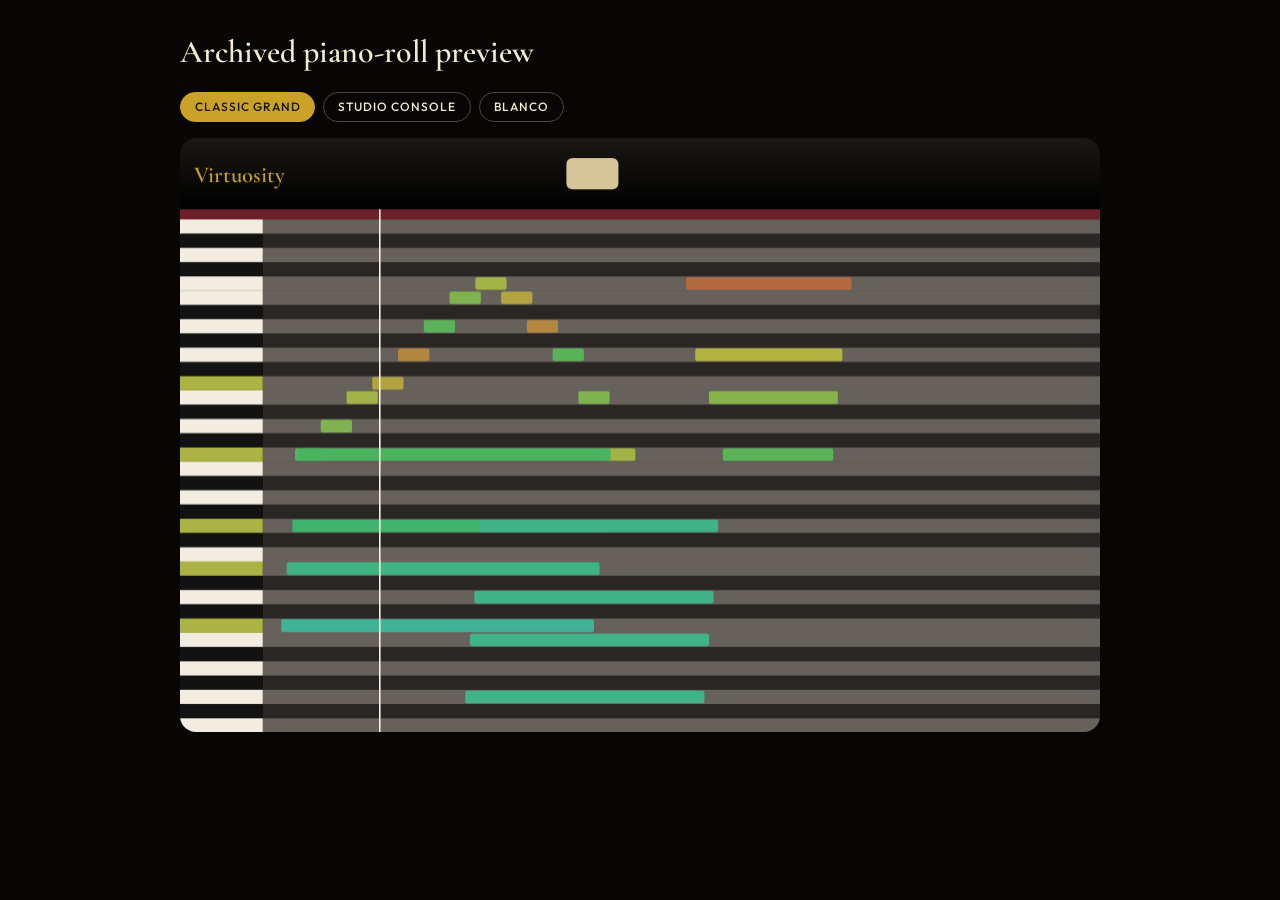
<file: archive/roll-preview.html>
<!DOCTYPE html>
<html lang="en">
<head>
  <meta charset="UTF-8" />
  <meta name="viewport" content="width=device-width, initial-scale=1" />
  <title>Archived piano-roll preview — Virtuosity</title>
  <link rel="preconnect" href="https://fonts.googleapis.com" />
  <link rel="preconnect" href="https://fonts.gstatic.com" crossorigin />
  <link href="https://fonts.googleapis.com/css2?family=Cormorant+Garamond:wght@600&family=Outfit:wght@500&display=swap" rel="stylesheet" />
  <style>
    body { margin: 0; background: #070605; color: #f4ead0; font-family: Outfit, system-ui, sans-serif; }
    main { width: min(920px, calc(100% - 32px)); margin: 32px auto 64px; }
    h1 { font-family: "Cormorant Garamond", serif; font-weight: 600; font-size: 32px; }
    .theme-pills { display: flex; gap: 8px; margin: 16px 0; }
    .theme-pills button {
      appearance: none; border: 1px solid rgba(244,234,208,0.28); background: transparent;
      color: #f4ead0; border-radius: 999px; padding: 8px 14px; cursor: pointer;
      font: 500 12px/1 Outfit, sans-serif; letter-spacing: 0.08em; text-transform: uppercase;
    }
    .theme-pills button.on { color: #1a1408; background: #c9a227; border-color: #c9a227; }
    .screen { aspect-ratio: 1.55 / 1; background: #000; border-radius: 16px; overflow: hidden; }
    canvas { width: 100%; height: 100%; display: block; }
  </style>
</head>
<body>
  <main>
    <h1>Archived piano-roll preview</h1>
    <div class="theme-pills">
      <button type="button" data-theme="classic" class="on">Classic Grand</button>
      <button type="button" data-theme="studio">Studio Console</button>
      <button type="button" data-theme="blanco">Blanco</button>
    </div>
    <div class="screen">
      <canvas id="roll"></canvas>
    </div>
  </main>
  <script src="roll.js"></script>
</body>
</html>
</file>
<file: styles.css>
@font-face {
  font-family: "Exo 2";
  src: url("assets/fonts/Exo2-Bold.ttf") format("truetype");
  font-weight: 700;
  font-style: normal;
  font-display: swap;
}

:root {
  --bg: #111113;
  --bg-2: #1c1c1f;
  --ink: #f5f5f7;
  --muted: rgba(245, 245, 247, 0.62);
  --line: rgba(255, 255, 255, 0.12);
  --max: 1140px;
}

* { box-sizing: border-box; }
html { scroll-behavior: smooth; overflow-x: clip; }
body {
  margin: 0;
  background:
    radial-gradient(1200px 700px at 50% -10%, #2a2a2e 0%, transparent 55%),
    linear-gradient(180deg, var(--bg-2) 0%, var(--bg) 42%, #0c0c0e 100%);
  color: var(--ink);
  font-family: -apple-system, BlinkMacSystemFont, "Segoe UI", system-ui, sans-serif;
  font-weight: 400;
  line-height: 1.55;
  overflow-x: clip;
  min-height: 100vh;
}

a { color: inherit; }
img { display: block; max-width: 100%; }

.wrap { width: min(var(--max), calc(100% - 48px)); margin: 0 auto; }

.nav {
  position: sticky;
  top: 0;
  z-index: 20;
  display: grid;
  grid-template-columns: 1fr auto auto;
  grid-template-areas: "brand links icon";
  align-items: center;
  gap: 18px 22px;
  padding: 14px 28px;
  background: rgba(17, 17, 19, 0.82);
  border-bottom: 1px solid var(--line);
  backdrop-filter: blur(16px);
}
.brand {
  grid-area: brand;
  text-decoration: none;
  color: #fff;
  font-weight: 300;
  letter-spacing: 0.22em;
  text-transform: uppercase;
  font-size: 15px;
}
.brand-icon {
  grid-area: icon;
  justify-self: end;
  width: 36px;
  height: 36px;
  border-radius: 22.37%;
  overflow: hidden;
  background: #000;
}
.brand-icon img {
  width: 100%;
  height: 100%;
  object-fit: cover;
}
.nav nav {
  grid-area: links;
  display: flex;
  gap: 22px;
  justify-content: flex-end;
}
.nav nav a {
  text-decoration: none;
  font-size: 13px;
  letter-spacing: 0.14em;
  text-transform: uppercase;
  color: var(--muted);
}
.nav nav a:hover,
.nav nav a[aria-current="page"] { color: #fff; }

.eyebrow {
  margin: 0 0 12px;
  font-size: 12px;
  letter-spacing: 0.22em;
  text-transform: uppercase;
  color: rgba(255, 255, 255, 0.72);
}
h1, h2 {
  font-weight: 300;
  letter-spacing: -0.02em;
  line-height: 1.08;
  margin: 0 0 16px;
  color: #fff;
}
h1 { font-size: clamp(26px, 3.35vw, 44px); }
h2 { font-size: clamp(28px, 4vw, 40px); margin-bottom: 28px; }
.watch-title {
  font-weight: 400;
  letter-spacing: 0.22em;
  font-size: 15px;
}

.hero { padding: 64px 0 72px; }
.hero-copy {
  max-width: 68rem;
  margin-inline: auto;
  text-align: center;
}
.hero-copy .eyebrow {
  text-wrap: balance;
  margin-inline: auto;
  max-width: 40rem;
}
.hero h1 {
  position: relative;
  white-space: nowrap;
  margin-bottom: 36px;
}
.sr {
  position: absolute;
  width: 1px;
  height: 1px;
  padding: 0;
  margin: -1px;
  overflow: hidden;
  clip: rect(0, 0, 0, 0);
  white-space: nowrap;
  border: 0;
}
.word-slot {
  display: inline-grid;
  vertical-align: baseline;
  text-align: left;
}
.word-slot .word {
  grid-area: 1 / 1;
  justify-self: start;
  align-self: baseline;
  white-space: nowrap;
  opacity: 0;
}
.word-slot .letter {
  display: inline-block;
  line-height: 1;
  vertical-align: baseline;
}
@keyframes letter-spell {
  from { opacity: 0; transform: translateY(0.08em); }
  to { opacity: 1; transform: none; }
}
@keyframes letter-unspell {
  from { opacity: 1; transform: none; }
  to { opacity: 0; transform: translateY(0.08em); }
}
.word-slot .word.is-on {
  opacity: 1;
}
.word-slot .word.is-umbrella {
  position: relative;
  font-style: italic;
  font-weight: 500;
}
.word-slot .word.is-umbrella::after {
  content: "";
  position: absolute;
  left: 0;
  right: 0;
  bottom: -0.12em;
  height: 1px;
  background: currentColor;
  transform: scaleX(0);
  transform-origin: left center;
  transition: transform 0.9s ease 0.2s;
}
.word-slot .word.is-umbrella.is-on::after {
  transform: scaleX(1);
}
.word-slot .word.is-umbrella.is-leaving::after {
  transform: scaleX(0);
  transform-origin: right center;
  transition: transform 0.28s ease;
}
@media (prefers-reduced-motion: reduce) {
  .word-slot .word { transition: none; }
  .word-slot .word.is-on:not(.is-umbrella) { opacity: 0; transform: none; }
  .word-slot .word.is-umbrella { opacity: 1; transform: none; }
  .word-slot .word.is-umbrella::after { transform: scaleX(1); transition: none; }
  .word-slot .letter { animation: none !important; opacity: 1; transform: none; }
}
.lede {
  margin: 0 auto;
  font-size: 18px;
  color: var(--muted);
  max-width: none;
}
.lede + .lede { margin-top: 16px; }
.lede strong { font-weight: 700; color: var(--ink); }
.hero-after { margin-top: 40px; }
.hero-after .lede {
  max-width: 42rem;
  text-wrap: balance;
}

.ipad {
  position: relative;
  width: min(920px, 100%);
  margin: 48px auto 0;
  aspect-ratio: 2620 / 1900;
}
.hero-get {
  display: inline-flex;
  align-items: center;
  justify-content: center;
  margin-top: 4px;
  padding: 13px 28px;
  border: 0;
  border-radius: 999px;
  background: #f5f5f7;
  color: #111113;
  text-decoration: none;
  font-size: 13px;
  font-weight: 600;
  letter-spacing: 0.16em;
  text-transform: uppercase;
}
.hero-get:hover { background: #fff; }
.hero-get:focus-visible {
  outline: 2px solid rgba(255, 255, 255, 0.7);
  outline-offset: 4px;
}
.soon {
  display: flex;
  align-items: center;
  justify-content: center;
  box-sizing: border-box;
  min-height: calc(100vh - 64px);
  padding: 72px 24px 96px;
  text-align: center;
}
.soon .wrap { width: min(36rem, 100%); min-width: 0; }
.soon h1 {
  width: min(16em, 100%);
  margin: 0 auto 16px;
  font-size: clamp(32px, 4.4vw, 48px);
  font-weight: 300;
  white-space: normal;
  text-wrap: balance;
  letter-spacing: -0.02em;
  line-height: 1.15;
}
.soon p {
  margin: 0 0 32px;
  font-size: 18px;
  color: var(--muted);
}
.soon .hero-get { margin-top: 0; }

body.ab-b .hero > .wrap {
  display: block;
  width: min(68rem, calc(100% - 48px));
}
body.ab-b .hero-copy {
  max-width: none;
  margin: 0;
  text-align: left;
}
body.ab-b .hero-copy .eyebrow { margin-inline: 0; }
body.ab-b .lede { margin-left: 0; margin-right: 0; }
body.ab-b .hero-after { margin-top: 32px; }

.ab-toggle {
  display: block;
  margin: 22px auto 0;
  padding: 0;
  border: 0;
  background: none;
  color: rgba(245, 245, 247, 0.22);
  font: inherit;
  font-size: 11px;
  letter-spacing: 0.16em;
  cursor: pointer;
}
.ab-toggle:hover,
.ab-toggle[aria-pressed="true"] { color: rgba(245, 245, 247, 0.45); }

@media (max-width: 980px) {
  body.ab-b .hero > .wrap {
    display: block;
    width: min(var(--max), calc(100% - 32px));
  }
  body.ab-b .hero-copy { text-align: center; }
  body.ab-b .hero-copy .eyebrow { margin-inline: auto; }
  body.ab-b .lede { margin-left: auto; margin-right: auto; }
  body.ab-b .hero-after { margin-top: 28px; }
}
.ipad-screen {
  position: absolute;
  left: 4.961832%;
  top: 6.842105%;
  width: 90.076336%;
  height: 86.315789%;
  background: #070708;
  overflow: hidden;
  z-index: 0;
}
.ipad-screen,
.ipad-screen video {
  pointer-events: none;
}
.ipad-screen video {
  width: 100%;
  height: 100%;
  object-fit: fill;
}
.ipad-frame {
  position: absolute;
  inset: 0;
  width: 100%;
  height: 100%;
  z-index: 1;
  pointer-events: none;
}

.modes-title {
  text-align: center;
  font-size: clamp(26px, 3vw, 36px);
  font-weight: 300;
  margin-bottom: 36px;
}
.modes {
  position: relative;
  display: flex;
  flex-direction: column;
  align-items: center;
  row-gap: 72px;
}
.mode {
  width: min(100%, 760px);
  min-width: 0;
}
.mode-body {
  display: flow-root;
  position: relative;
  container-type: inline-size;
}
.modes .mode + .mode { position: relative; }
.modes .mode + .mode::before {
  content: "";
  position: absolute;
  left: 0;
  right: 0;
  top: -36px;
  height: 1px;
  background: var(--line);
  pointer-events: none;
}
.modes .ipad {
  width: 100%;
  margin: 18px 0 0;
}
.mode .view-caption,
.mode .conceal-title { margin-top: 28px; }
.mode .view-caption {
  font-size: 22px;
  font-weight: 500;
  letter-spacing: -0.015em;
  line-height: 1.08;
  color: #fff;
}
.mode .ipad + .view-caption,
.mode .velocity-legend + .view-caption,
.mode .voice-frame + .conceal-title { margin-top: 40px; }
.mode .view-caption + .ipad,
.mode .view-caption + .ipad-stage,
.mode .view-caption + .voice-frame,
.mode .conceal-title + .ipad { margin-top: 10px; }
.voice-frame { position: relative; }
.modes .voice-frame .ipad { width: 100%; margin: 0; }
/* 8px left of the bezel. Narrow pages slide it onto the left bezel so the letters stay on screen. */
.voice-scale {
  position: absolute;
  top: 0;
  bottom: 0;
  width: 0;
  left: -8px;
  line-height: 0;
}
.voice-scale .velocity-mark {
  position: absolute;
  right: 0;
  font-size: 22px;
  line-height: 1;
}
.voice-ff { top: 10%; transform: translateY(-50%); }
.voice-pp { top: 80%; transform: translateY(-50%); }
/* Essence voice map: same heights, on the right. 8px outside the bezel. */
#essence .voice-scale {
  left: auto;
  right: -8px;
}
#essence .voice-scale .velocity-mark {
  right: auto;
  left: 0;
}
.velocity-legend {
  display: flex;
  align-items: center;
  gap: 10px;
  width: 100%;
  margin-top: 26px;
}
.velocity-mark {
  flex: 0 0 auto;
  font-family: "Times New Roman", Times, "Iowan Old Style", Georgia, serif;
  font-style: italic;
  font-weight: 700;
  font-size: 16px;
  letter-spacing: -0.03em;
  line-height: 1;
  color: #fff;
}
.velocity-bar {
  flex: 1 1 auto;
  height: 8px;
  background: linear-gradient(
    90deg in srgb,
    #2c1848 0%,
    #7440b3 0.7874%,
    #406cb3 15.748%,
    #40b3b3 31.496%,
    #40b360 50.394%,
    #b3b341 70.866%,
    #b36a40 86.614%,
    #f83131 100%
  );
}
.modes .mode:first-child {
  position: relative;
  z-index: 2;
}
.ipad-stage {
  position: relative;
  z-index: 1;
  width: 100%;
  aspect-ratio: 1;
  margin-top: 22px;
  /* The turning bezel dips below the square. Keep the hot keys under that corner. */
  margin-bottom: calc(26% + 12px);
}
.modes .ipad-stage .ipad {
  position: absolute;
  left: 50%;
  top: 0;
  width: 100%;
  margin: 0;
  transform: translate(-50%, 0) rotate(0deg);
  transform-origin: center;
}
.mode h3 {
  display: grid;
  grid-template-columns: 1fr auto 1fr;
  align-items: baseline;
  column-gap: 0.45em;
  row-gap: 2px;
  width: 100%;
  min-width: 0;
  margin: 0;
  font-size: 22px;
  font-weight: 500;
  letter-spacing: -0.015em;
  color: #fff;
  text-align: center;
}
.mode h3.mode-metanome {
  font-family: "Exo 2", sans-serif;
  font-size: 26px;
  font-weight: 700;
  letter-spacing: 0;
  text-transform: uppercase;
}
.mode h3.mode-studio {
  font-size: 26px;
  letter-spacing: 0;
  text-transform: uppercase;
}
.mode-index {
  font-family: -apple-system, BlinkMacSystemFont, "Segoe UI", system-ui, sans-serif;
  font-size: 26px;
  font-weight: 500;
  letter-spacing: 0;
  text-transform: none;
  margin-inline-end: 0.28em;
}
.mode h3 .mode-name,
.mode h3 .mode-aside { white-space: nowrap; }
.mode h3 .mode-name { justify-self: end; }
.mode h3 .mode-aside { justify-self: start; }
.mode h3.mode-metanome .mode-word {
  letter-spacing: 0.16em;
  margin-inline-end: -0.16em;
}
.mode h3.mode-studio .mode-word {
  letter-spacing: 0.06em;
  margin-inline-end: -0.06em;
}
.mode h3 .mode-follow {
  display: contents;
}
.mode h3 .mode-pipe { justify-self: center; }
.mode h3 .mode-pipe,
.mode h3 .mode-aside {
  font-family: -apple-system, BlinkMacSystemFont, "Segoe UI", system-ui, sans-serif;
  font-size: 22px;
  font-weight: 400;
  letter-spacing: 0;
  text-transform: none;
  color: #fff;
}
@media (max-width: 980px) {
  .mode h3 {
    display: flex;
    flex-wrap: wrap;
    justify-content: center;
  }
  .mode h3 .mode-name {
    flex: 1 0 100%;
    margin-inline-end: 0;
    text-align: center;
  }
  .mode h3 .mode-word { margin-inline-end: 0; }
  .mode h3 .mode-follow {
    display: inline-flex;
    align-items: baseline;
    justify-content: center;
    column-gap: 0.45em;
    white-space: nowrap;
  }
}
.demo + .demo { margin-top: 72px; }
.demo-title {
  margin: 0;
  font-size: 22px;
  font-weight: 500;
  letter-spacing: -0.015em;
  text-align: center;
}
.conceal-title {
  display: flex;
  align-items: center;
  justify-content: center;
  gap: 0.5em;
}
.conceal-title span { min-width: 0; text-wrap: balance; }
.conceal-glasses {
  width: 1.85em;
  height: auto;
  flex: none;
  fill: currentColor;
}

.keys-hot { position: relative; z-index: 3; }
.studio-controls { margin-top: 48px; }
.studio-controls .keys-title { margin-top: 28px; }
.studio-controls .keys-title:first-child { margin-top: 0; }

.keys-title {
  margin: 0 0 18px;
  font-size: 22px;
  font-weight: 500;
  letter-spacing: -0.015em;
  text-align: left;
}
.keys-hot:not(.is-open) .hotkeys { cursor: pointer; }
.keys-hot:not(.is-open) .hotkeys li:nth-child(n + 3) { display: none; }
.keys-hot:not(.is-open) .hotkeys li:nth-child(2) {
  align-items: start;
  max-height: 52px;
  overflow: hidden;
  padding-bottom: 0;
  -webkit-mask-image: linear-gradient(to bottom, #000 0%, #000 22%, transparent 100%);
  mask-image: linear-gradient(to bottom, #000 0%, #000 22%, transparent 100%);
}
.keys-hot:not(.is-open) .hotkeys-more { margin-top: 0; }
.hotkeys-more {
  margin-top: 6px;
  padding: 8px 0;
  border: 0;
  background: none;
  color: rgba(245, 245, 247, 0.72);
  font: inherit;
  font-size: 13px;
  letter-spacing: 0.14em;
  text-transform: uppercase;
  cursor: pointer;
}
.hotkeys-more:hover { color: #fff; }
.hotkeys-more:focus-visible {
  outline: 2px solid rgba(255, 255, 255, 0.7);
  outline-offset: 4px;
}
.hotkeys,
.icon-dict {
  list-style: none;
  margin: 0;
  padding: 0;
}
.hotkeys li {
  display: grid;
  grid-template-columns: 132px minmax(0, 1fr);
  column-gap: 14px;
  align-items: center;
  padding: 8px 0;
}
.hotkey-mark,
.hotkey-score {
  display: flex;
  align-items: center;
  justify-content: center;
  min-width: 0;
  color: #fff;
}
.hotkey-staff {
  width: 112px;
  height: auto;
  display: block;
}
.hotkey-word {
  font-family: "Times New Roman", Times, serif;
  font-weight: 700;
  font-style: italic;
  font-size: 26px;
  line-height: 1;
}
.hotkey-fn {
  font-size: 16px;
  font-weight: 600;
  line-height: 1.3;
}
.sr-only {
  position: absolute;
  width: 1px;
  height: 1px;
  padding: 0;
  margin: -1px;
  overflow: hidden;
  clip: rect(0, 0, 0, 0);
  white-space: nowrap;
  border: 0;
}
.icon-dict {
  display: grid;
  grid-template-columns: 1fr 1fr;
  grid-auto-flow: column;
  gap: 12px 20px;
}
.icon-dict-play,
.icon-dict-draw { grid-template-rows: repeat(4, auto); }
.icon-dict.icon-dict-rest {
  display: flex;
  flex-wrap: wrap;
  gap: 14px 28px;
  margin-top: 22px;
  padding-top: 18px;
  border-top: 1px solid var(--line);
}
.icon-dict li {
  display: flex;
  align-items: center;
  gap: 10px;
  min-width: 0;
  font-size: 15px;
  line-height: 1.2;
}
.dict-mark {
  width: 32px;
  height: 32px;
  flex: none;
  display: grid;
  place-items: center;
  color: #fff;
}
.dict-mark img,
.dict-art {
  width: 32px;
  height: 32px;
  object-fit: contain;
}
.demo .ipad { margin-top: 12px; }
#more .wrap {
  display: grid;
  grid-template-columns: 1fr 1fr;
  column-gap: 64px;
  align-items: start;
}
#more .demo + .demo { margin-top: 0; }
#more .ipad {
  width: 100%;
  margin-inline: 0;
  margin-bottom: 12px;
}
.mode p {
  margin: 8px 0 0;
  font-size: 16px;
  color: var(--muted);
  text-align: center;
}

#essence .pair,
#experience .pair {
  display: grid;
  grid-template-columns: 1fr 1fr;
  column-gap: 64px;
  align-items: start;
}
#essence .pair { column-gap: 120px; }
.essence-heading {
  margin: 0 0 12px;
  font-size: 22px;
  font-weight: 500;
  letter-spacing: -0.015em;
  line-height: 1.08;
  text-align: center;
  color: #fff;
}
.essence-slot {
  margin: 0;
  min-width: 0;
}
.essence-slot .ipad,
.essence-slot .voice-frame .ipad {
  width: 100%;
  margin: 0;
}
.essence-line {
  margin: 48px 0 0;
  text-align: center;
  font-size: 22px;
  font-weight: 500;
  letter-spacing: -0.015em;
  line-height: 1.08;
  color: #fff;
}
#experience .mode {
  width: auto;
  min-width: 0;
}
.overview-slot {
  display: grid;
  place-items: center;
  margin-top: 28px;
  aspect-ratio: 16 / 9;
  border: 1px solid var(--line);
  border-radius: 16px;
  background: #1a1a1c;
  color: rgba(245, 245, 247, 0.45);
  font-size: 13px;
  font-weight: 600;
  letter-spacing: 0.16em;
  text-transform: uppercase;
}

.band {
  padding: 72px 0 84px;
  border-top: 1px solid var(--line);
}
.other-videos { max-width: 260px; }
.video-frame {
  position: relative;
  border-radius: 16px;
  overflow: hidden;
  background: #1a1a1c;
  box-shadow: 0 18px 40px rgba(0, 0, 0, 0.35);
}
.video-frame.short { aspect-ratio: 9 / 16; }
.video-frame iframe {
  position: absolute;
  inset: 0;
  width: 100%;
  height: 100%;
  border: 0;
}

#videos { padding-bottom: 28px; }
.closing-get {
  display: flex;
  justify-content: center;
  padding: 0 24px 72px;
}
.closing-get .hero-get { margin-top: 0; }

.foot {
  border-top: 1px solid var(--line);
  padding: 28px 0 40px;
  color: var(--muted);
  font-size: 13px;
}
.foot-row { display: flex; justify-content: space-between; gap: 16px; }
.foot a { color: #fff; text-decoration: none; }
.foot a:hover { text-decoration: underline; }

.doc .legal { padding: 48px 0 100px; max-width: 720px; }
.doc h1 { font-size: 48px; font-weight: 300; }
.doc h2 { font-size: 22px; margin-top: 32px; font-weight: 500; letter-spacing: 0; }
.doc .meta { color: var(--muted); font-size: 14px; }
.doc .legal p, .doc li { color: rgba(245, 245, 247, 0.78); }
.doc a { color: #fff; }
.doc code {
  font-size: 0.92em;
  color: #fff;
}

@media (max-width: 860px) {
  .wrap { width: min(var(--max), calc(100% - 32px)); }
  .nav { padding: 12px 16px; }
  .hero { padding: 56px 0 40px; }
  .hero h1 { white-space: normal; font-size: clamp(28px, 7.2vw, 40px); }
  .headline-visual {
    display: flex;
    flex-direction: column;
    align-items: center;
    max-width: 100%;
  }
  .headline-lead {
    max-width: 100%;
    min-width: 0;
    text-wrap: balance;
  }
  .other-videos { max-width: 220px; margin-inline: auto; }
  .band { padding: 48px 0 56px; }
  #videos { padding-bottom: 20px; }
  .closing-get { padding-bottom: 56px; }
  .modes { row-gap: 56px; }
  .modes .mode + .mode::before { top: -28px; }
  .voice-scale { left: 10px; }
  .modes .ipad { margin-top: 16px; }
  #essence .pair,
  #experience .pair {
    grid-template-columns: 1fr;
    row-gap: 48px;
  }
  #essence .pair { row-gap: 72px; }
  #more .wrap {
    grid-template-columns: 1fr;
    row-gap: 40px;
  }
}

@media (max-width: 1240px) {
  /* The right margin is too small to hold the letters, so they sit on the bezel. */
  #essence .voice-scale { right: 10px; }
  #essence .voice-scale .velocity-mark {
    left: auto;
    right: 0;
  }
}

@media (max-width: 640px) {
  .nav {
    grid-template-columns: 1fr auto;
    grid-template-areas:
      "brand icon"
      "links links";
    row-gap: 10px;
    padding: 12px 16px 10px;
  }
  .nav nav { justify-content: flex-start; gap: 18px; }
}
</file>
